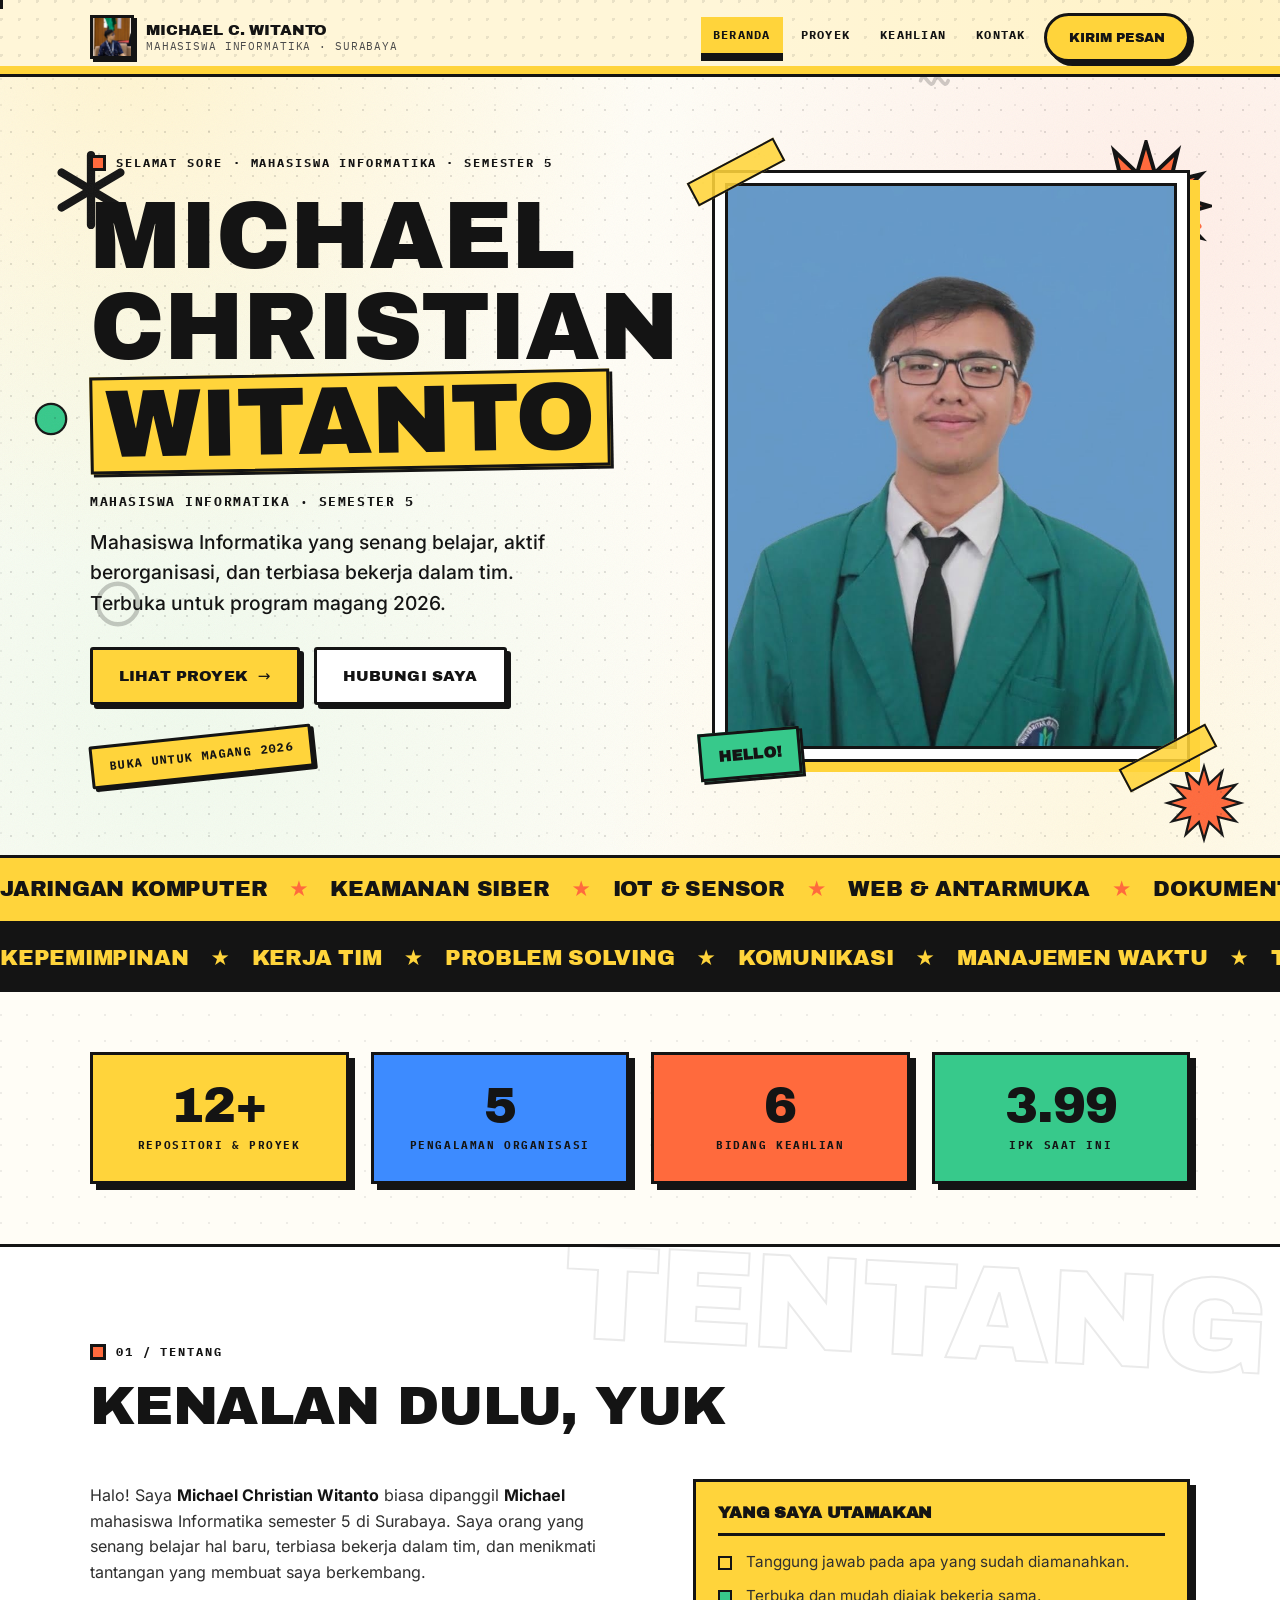
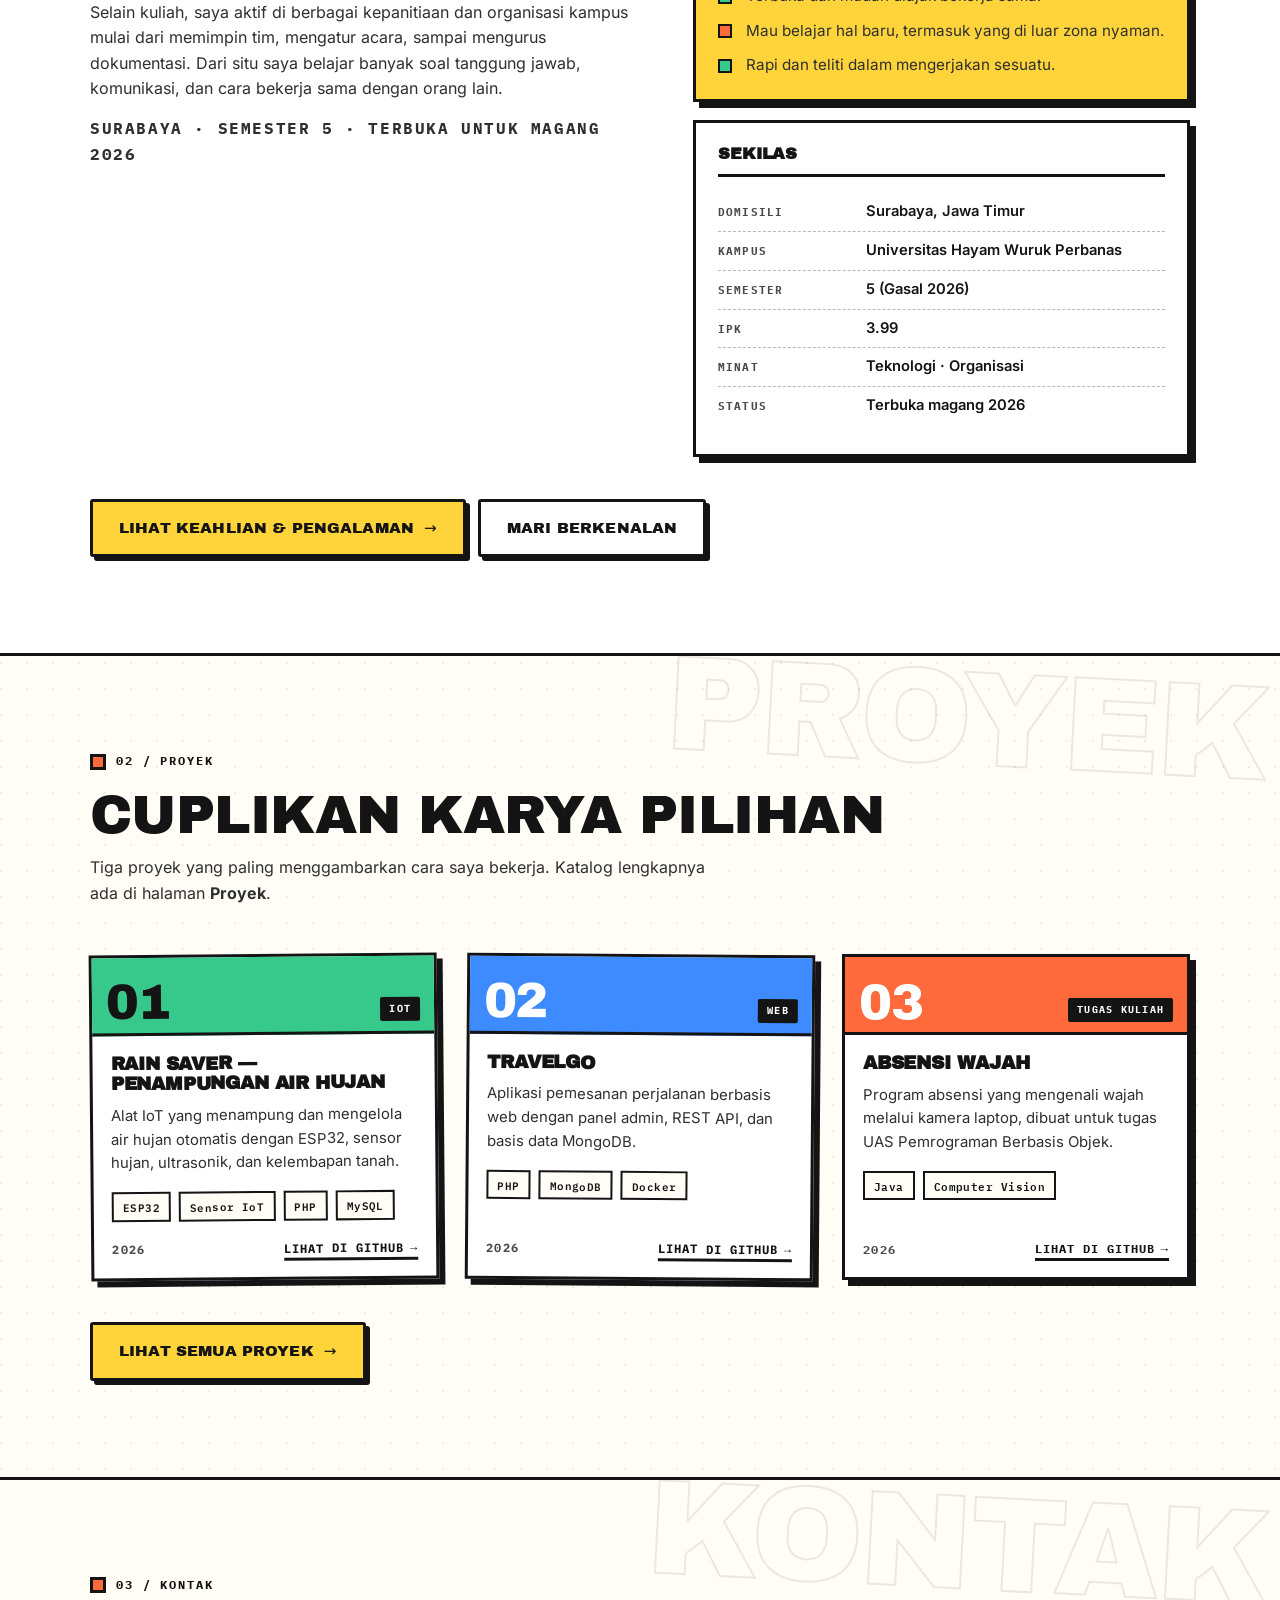
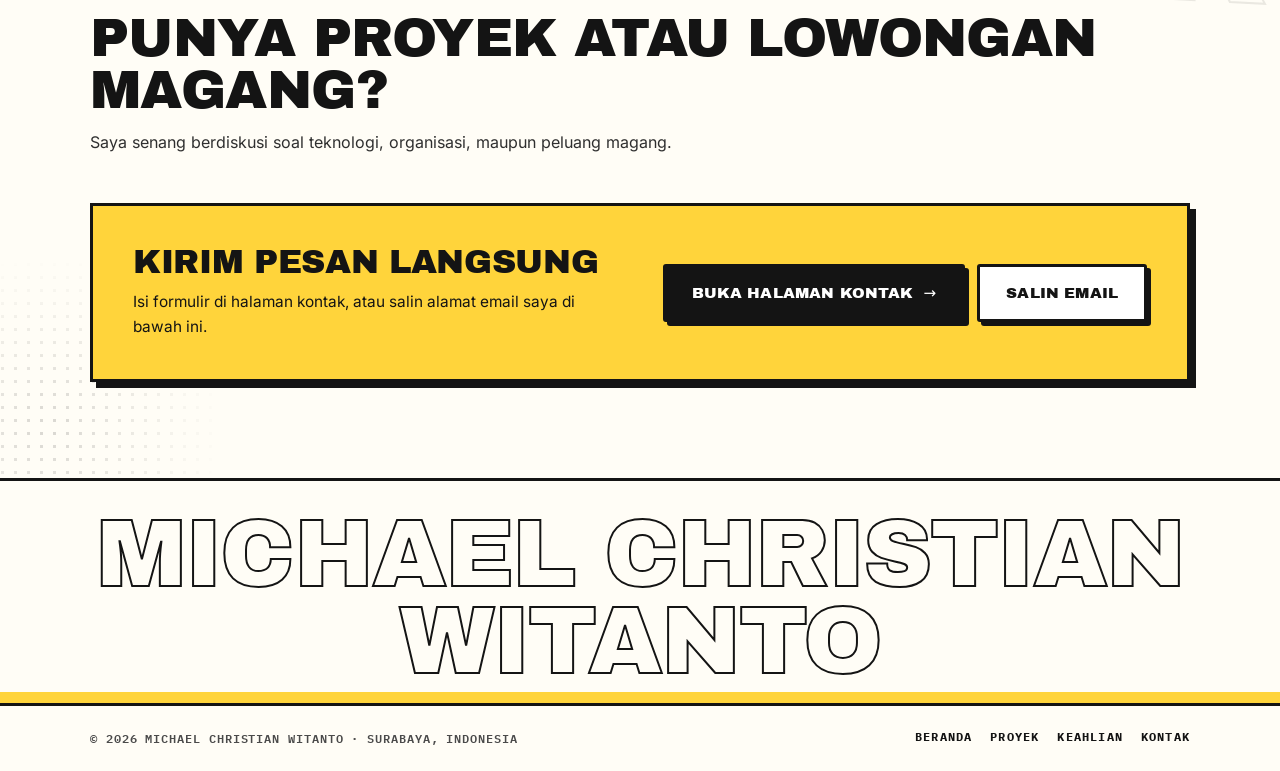
<file: index.html>
<!DOCTYPE html>
<html lang="id">
<head>
<meta charset="utf-8">
<meta name="viewport" content="width=device-width, initial-scale=1">
<title>Michael Christian Witanto — Portofolio Mahasiswa</title>
<meta name="description" content="Portofolio Michael Christian Witanto, mahasiswa Informatika semester 5 di Surabaya. Aktif berorganisasi dan terbuka untuk program magang 2026.">
<meta name="author" content="Michael Christian Witanto">
<link rel="stylesheet" href="assets/css/style.css">
</head>
<body class="page-beranda">
<a class="skip-link" href="#beranda">Lewati ke konten utama</a>

<!-- Elemen interaktif global -->
<div class="scroll-progress" aria-hidden="true"><span id="scroll-progress"></span></div>
<div class="cursor-dot" id="cursor-dot" aria-hidden="true"></div>
<div class="cursor-ring" id="cursor-ring" aria-hidden="true"></div>

<!-- Bentuk melayang di latar belakang -->
<div class="bg-shapes" aria-hidden="true">
  <span class="shape shape-a"><svg viewBox="0 0 100 100" fill="none" stroke="currentColor" stroke-width="9" stroke-linecap="round" focusable="false"><path d="M50 12v76M18 31l64 38M82 31L18 69"/></svg></span>
  <span class="shape shape-b"><svg viewBox="0 0 100 100" fill="none" stroke="currentColor" stroke-width="8" focusable="false"><circle cx="50" cy="50" r="36"/></svg></span>
  <span class="shape shape-c"><svg viewBox="0 0 100 100" fill="none" stroke="currentColor" stroke-width="9" stroke-linecap="round" stroke-linejoin="round" focusable="false"><path d="M8 62 28 34 48 62 68 34 88 62"/></svg></span>
  <span class="shape shape-d"><svg viewBox="0 0 100 100" fill="none" stroke="currentColor" stroke-width="11" stroke-linecap="round" focusable="false"><path d="M50 16v68M16 50h68"/></svg></span>
  <span class="shape shape-e"><svg viewBox="0 0 100 100" focusable="false"><circle cx="50" cy="50" r="33"/></svg></span>
  <span class="shape shape-f"><svg viewBox="0 0 100 100" focusable="false"><polygon points="50.0,2.0 56.7,24.9 74.0,8.4 68.4,31.6 91.6,26.0 75.1,43.3 98.0,50.0 75.1,56.7 91.6,74.0 68.4,68.4 74.0,91.6 56.7,75.1 50.0,98.0 43.3,75.1 26.0,91.6 31.6,68.4 8.4,74.0 24.9,56.7 2.0,50.0 24.9,43.3 8.4,26.0 31.6,31.6 26.0,8.4 43.3,24.9"/></svg></span>
  <span class="shape shape-g"><svg viewBox="0 0 100 100" fill="none" stroke="currentColor" stroke-width="8" stroke-linecap="round" focusable="false"><path d="M10 58c10-26 20 26 30 0s20 26 30 0"/></svg></span>
</div>

<!-- ============ HEADER ============ -->
<header class="site-header">
  <div class="wrap header-inner">
    <a class="brand" href="index.html">
      <span class="brand-mark" aria-hidden="true"><img class="brand-avatar" src="assets/img/avatar.jpg" width="616" height="616" alt=""></span>
      <span class="brand-text">
        <span class="brand-name">Michael C. Witanto</span>
        <span class="brand-role">Mahasiswa Informatika · Surabaya</span>
      </span>
    </a>

    <nav class="site-nav" id="site-nav" aria-label="Navigasi utama">
      <a href="index.html" aria-current="page">Beranda</a>
      <a href="proyek.html">Proyek</a>
      <a href="keahlian.html">Keahlian</a>
      <a href="kontak.html">Kontak</a>
      <a class="btn btn-pill btn-yellow" href="kontak.html">Kirim pesan</a>
    </nav>

    <button class="nav-toggle" id="nav-toggle" type="button" aria-label="Buka menu navigasi" aria-expanded="false" aria-controls="site-nav">
      <svg viewBox="0 0 24 24" width="26" height="26" fill="none" stroke="currentColor" stroke-width="2.5" stroke-linecap="round" aria-hidden="true" focusable="false"><path d="M3 6h18M3 12h18M3 18h18"/></svg>
    </button>
  </div>
</header>

<main>
  <!-- ============ HERO ============ -->
  <section class="hero" id="beranda">
    <div class="wrap hero-grid">
      <div class="hero-copy">
        <p class="eyebrow"><span class="eyebrow-mark" aria-hidden="true"></span><span id="greeting">Portofolio</span> · Mahasiswa Informatika · Semester 5</p>
        <h1 class="hero-title">
          <span class="hero-line">Michael</span>
          <span class="hero-line">Christian</span>
          <span class="hero-line"><span class="hl">Witanto</span></span>
        </h1>
        <p class="hero-role">Mahasiswa Informatika · Semester 5</p>
        <p class="hero-tagline">Mahasiswa Informatika yang senang belajar, aktif berorganisasi, dan terbiasa bekerja dalam tim. Terbuka untuk program magang 2026.</p>
        <div class="hero-actions">
          <a class="btn btn-yellow" href="proyek.html">Lihat proyek <span aria-hidden="true">→</span></a>
          <a class="btn btn-white" href="kontak.html">Hubungi saya</a>
        </div>
        <p class="sticker sticker-yellow">Buka untuk magang 2026</p>
      </div>

      <div class="hero-visual">
        <span class="burst burst-hero" aria-hidden="true">
          <svg viewBox="0 0 100 100" width="100%" height="100%" focusable="false"><polygon points="50.0,2.0 56.7,24.9 74.0,8.4 68.4,31.6 91.6,26.0 75.1,43.3 98.0,50.0 75.1,56.7 91.6,74.0 68.4,68.4 74.0,91.6 56.7,75.1 50.0,98.0 43.3,75.1 26.0,91.6 31.6,68.4 8.4,74.0 24.9,56.7 2.0,50.0 24.9,43.3 8.4,26.0 31.6,31.6 26.0,8.4 43.3,24.9"/></svg>
        </span>
        <figure class="photo-card">
          <span class="tape tape-tl" aria-hidden="true"></span>
          <span class="tape tape-br" aria-hidden="true"></span>
          <img class="photo" src="assets/img/foto.jpg" width="773" height="1024" alt="Potret Michael Christian Witanto, mahasiswa Informatika semester 5 di Surabaya">
          <figcaption class="photo-badge">Hello!</figcaption>
        </figure>
      </div>
    </div>
  </section>

  <!-- ============ MARQUEE ============ -->
  <div class="marquee" aria-hidden="true">
    <div class="marquee-track">
      <div class="marquee-group">
        <span>Jaringan Komputer</span><span class="marquee-star">★</span>
        <span>Keamanan Siber</span><span class="marquee-star">★</span>
        <span>IoT &amp; Sensor</span><span class="marquee-star">★</span>
        <span>Web &amp; Antarmuka</span><span class="marquee-star">★</span>
        <span>Dokumentasi</span><span class="marquee-star">★</span>
        <span>Git &amp; GitHub</span><span class="marquee-star">★</span>
      </div>
      <div class="marquee-group">
        <span>Jaringan Komputer</span><span class="marquee-star">★</span>
        <span>Keamanan Siber</span><span class="marquee-star">★</span>
        <span>IoT &amp; Sensor</span><span class="marquee-star">★</span>
        <span>Web &amp; Antarmuka</span><span class="marquee-star">★</span>
        <span>Dokumentasi</span><span class="marquee-star">★</span>
        <span>Git &amp; GitHub</span><span class="marquee-star">★</span>
      </div>
    </div>
  </div>

  <!-- Marquee kedua — arah berlawanan, warna terbalik -->
  <div class="marquee marquee-invert" aria-hidden="true">
    <div class="marquee-track">
      <div class="marquee-group">
        <span>Kepemimpinan</span><span class="marquee-star">★</span>
        <span>Kerja Tim</span><span class="marquee-star">★</span>
        <span>Problem Solving</span><span class="marquee-star">★</span>
        <span>Komunikasi</span><span class="marquee-star">★</span>
        <span>Manajemen Waktu</span><span class="marquee-star">★</span>
        <span>Teliti &amp; Rapi</span><span class="marquee-star">★</span>
      </div>
      <div class="marquee-group">
        <span>Kepemimpinan</span><span class="marquee-star">★</span>
        <span>Kerja Tim</span><span class="marquee-star">★</span>
        <span>Problem Solving</span><span class="marquee-star">★</span>
        <span>Komunikasi</span><span class="marquee-star">★</span>
        <span>Manajemen Waktu</span><span class="marquee-star">★</span>
        <span>Teliti &amp; Rapi</span><span class="marquee-star">★</span>
      </div>
    </div>
  </div>

  <!-- ============ STATISTIK ============ -->
  <section class="stats" aria-label="Statistik singkat">
    <div class="wrap stats-grid">
      <div class="stat stat-yellow" data-reveal>
        <span class="stat-num" data-count="12" data-suffix="+">12+</span>
        <span class="stat-label">Repositori &amp; proyek</span>
      </div>
      <div class="stat stat-blue" data-reveal>
        <span class="stat-num" data-count="5">5</span>
        <span class="stat-label">Pengalaman organisasi</span>
      </div>
      <div class="stat stat-coral" data-reveal>
        <span class="stat-num" data-count="6">6</span>
        <span class="stat-label">Bidang keahlian</span>
      </div>
      <div class="stat stat-mint" data-reveal>
        <span class="stat-num" data-count="3.99" data-decimals="2">3.99</span>
        <span class="stat-label">IPK saat ini</span>
      </div>
    </div>
  </section>

  <!-- ============ TENTANG ============ -->
  <section class="section about" id="tentang">
    <span class="section-word" aria-hidden="true">Tentang</span>
    <div class="wrap">
      <div class="section-head" data-reveal>
        <p class="eyebrow"><span class="eyebrow-mark" aria-hidden="true"></span>01 / Tentang</p>
        <h2 class="section-title">Kenalan dulu, yuk</h2>
      </div>

      <div class="about-wrap">
        <div class="about-copy" data-reveal>
          <p>Halo! Saya <strong>Michael Christian Witanto</strong> biasa dipanggil <strong>Michael</strong> mahasiswa Informatika semester 5 di Surabaya. Saya orang yang senang belajar hal baru, terbiasa bekerja dalam tim, dan menikmati tantangan yang membuat saya berkembang.</p>
          <p>Selain kuliah, saya aktif di berbagai kepanitiaan dan organisasi kampus mulai dari memimpin tim, mengatur acara, sampai mengurus dokumentasi. Dari situ saya belajar banyak soal tanggung jawab, komunikasi, dan cara bekerja sama dengan orang lain.</p>
          <p class="about-meta">Surabaya · Semester 5 · Terbuka untuk magang 2026</p>
        </div>

        <aside class="about-side">
          <div class="side-card" data-reveal>
            <h3 class="side-title">Yang saya utamakan</h3>
            <ul class="tick-list">
              <li>Tanggung jawab pada apa yang sudah diamanahkan.</li>
              <li>Terbuka dan mudah diajak bekerja sama.</li>
              <li>Mau belajar hal baru, termasuk yang di luar zona nyaman.</li>
              <li>Rapi dan teliti dalam mengerjakan sesuatu.</li>
            </ul>
          </div>

          <div class="side-card" data-reveal>
            <h3 class="side-title">Sekilas</h3>
            <dl class="fact-list">
              <div class="fact"><dt>Domisili</dt><dd>Surabaya, Jawa Timur</dd></div>
              <div class="fact"><dt>Kampus</dt><dd>Universitas Hayam Wuruk Perbanas</dd></div>
              <div class="fact"><dt>Semester</dt><dd>5 (Gasal 2026)</dd></div>
              <div class="fact"><dt>IPK</dt><dd>3.99</dd></div>
              <div class="fact"><dt>Minat</dt><dd>Teknologi · Organisasi</dd></div>
              <div class="fact"><dt>Status</dt><dd>Terbuka magang 2026</dd></div>
            </dl>
          </div>
        </aside>
      </div>

      <p class="about-more" data-reveal>
        <a class="btn btn-yellow" href="keahlian.html">Lihat keahlian &amp; pengalaman <span aria-hidden="true">→</span></a>
        <a class="btn btn-white" href="kontak.html">Mari berkenalan</a>
      </p>
    </div>
  </section>

  <!-- ============ PROYEK (cuplikan) ============ -->
  <section class="section projects" id="proyek">
    <span class="section-word" aria-hidden="true">Proyek</span>
    <div class="wrap">
      <div class="section-head" data-reveal>
        <p class="eyebrow"><span class="eyebrow-mark" aria-hidden="true"></span>02 / Proyek</p>
        <h2 class="section-title">Cuplikan karya pilihan</h2>
        <p class="section-lead">Tiga proyek yang paling menggambarkan cara saya bekerja. Katalog lengkapnya ada di halaman <strong>Proyek</strong>.</p>
      </div>

      <div class="project-grid">
        <article class="project-card" data-reveal data-category="iot">
          <div class="project-top project-top-mint">
            <span class="project-num">01</span>
            <span class="project-cat">IoT</span>
          </div>
          <div class="project-body">
            <h3 class="project-title">Rain Saver — Penampungan Air Hujan</h3>
            <p class="project-desc">Alat IoT yang menampung dan mengelola air hujan otomatis dengan ESP32, sensor hujan, ultrasonik, dan kelembapan tanah.</p>
            <ul class="tool-list">
              <li>ESP32</li><li>Sensor IoT</li><li>PHP</li><li>MySQL</li>
            </ul>
            <div class="project-foot">
              <span class="project-year">2026</span>
              <a class="project-link" href="https://github.com/mekelll01" target="_blank" rel="noopener">Lihat di GitHub <span aria-hidden="true">→</span></a>
            </div>
          </div>
        </article>

        <article class="project-card" data-reveal data-category="web">
          <div class="project-top project-top-blue">
            <span class="project-num">02</span>
            <span class="project-cat">Web</span>
          </div>
          <div class="project-body">
            <h3 class="project-title">TravelGo</h3>
            <p class="project-desc">Aplikasi pemesanan perjalanan berbasis web dengan panel admin, REST API, dan basis data MongoDB.</p>
            <ul class="tool-list">
              <li>PHP</li><li>MongoDB</li><li>Docker</li>
            </ul>
            <div class="project-foot">
              <span class="project-year">2026</span>
              <a class="project-link" href="https://github.com/mekelll01/travelgo" target="_blank" rel="noopener">Lihat di GitHub <span aria-hidden="true">→</span></a>
            </div>
          </div>
        </article>

        <article class="project-card" data-reveal data-category="tugas">
          <div class="project-top project-top-coral">
            <span class="project-num">03</span>
            <span class="project-cat">Tugas Kuliah</span>
          </div>
          <div class="project-body">
            <h3 class="project-title">Absensi Wajah</h3>
            <p class="project-desc">Program absensi yang mengenali wajah melalui kamera laptop, dibuat untuk tugas UAS Pemrograman Berbasis Objek.</p>
            <ul class="tool-list">
              <li>Java</li><li>Computer Vision</li>
            </ul>
            <div class="project-foot">
              <span class="project-year">2026</span>
              <a class="project-link" href="https://github.com/mekelll01/uas-pemrogramanberbasisobjek" target="_blank" rel="noopener">Lihat di GitHub <span aria-hidden="true">→</span></a>
            </div>
          </div>
        </article>
      </div>

      <p class="about-more" data-reveal>
        <a class="btn btn-yellow" href="proyek.html">Lihat semua proyek <span aria-hidden="true">→</span></a>
      </p>
    </div>
  </section>

  <!-- ============ KONTAK (ajakan singkat) ============ -->
  <section class="section contact" id="kontak">
    <span class="section-word" aria-hidden="true">Kontak</span>
    <div class="wrap">
      <div class="section-head" data-reveal>
        <p class="eyebrow"><span class="eyebrow-mark" aria-hidden="true"></span>03 / Kontak</p>
        <h2 class="section-title">Punya proyek atau lowongan magang?</h2>
        <p class="section-lead">Saya senang berdiskusi soal teknologi, organisasi, maupun peluang magang.</p>
      </div>

      <div class="cta-card" data-reveal>
        <div>
          <p class="cta-title">Kirim pesan langsung</p>
          <p class="cta-text">Isi formulir di halaman kontak, atau salin alamat email saya di bawah ini.</p>
        </div>
        <div class="cta-actions">
          <a class="btn btn-ink" href="kontak.html">Buka halaman kontak <span aria-hidden="true">→</span></a>
          <button class="btn btn-white" type="button" data-copy="202402011014@mhs.hayamwuruk.ac.id" data-copy-message="email disalin: 202402011014@mhs.hayamwuruk.ac.id">Salin email</button>
        </div>
      </div>
    </div>
  </section>
</main>

<!-- ============ FOOTER ============ -->
<footer class="site-footer">
  <div class="footer-giant" aria-hidden="true"><span>Michael Christian Witanto</span></div>
  <div class="footer-strip" aria-hidden="true"></div>
  <div class="wrap footer-inner">
    <p class="footer-note">© 2026 Michael Christian Witanto · Surabaya, Indonesia</p>
    <nav class="footer-nav" aria-label="Navigasi footer">
      <a href="index.html">Beranda</a>
      <a href="proyek.html">Proyek</a>
      <a href="keahlian.html">Keahlian</a>
      <a href="kontak.html">Kontak</a>
    </nav>
  </div>
</footer>

<a class="to-top" id="to-top" href="#beranda" aria-label="Kembali ke bagian atas halaman">
  <svg viewBox="0 0 24 24" width="24" height="24" fill="none" stroke="currentColor" stroke-width="3" stroke-linecap="round" stroke-linejoin="round" aria-hidden="true" focusable="false"><path d="M12 19V5M5 12l7-7 7 7"/></svg>
</a>

<div class="toast" id="toast" role="status" aria-live="polite" hidden></div>

<script src="assets/js/site.js"></script>
</body>
</html>
</file>
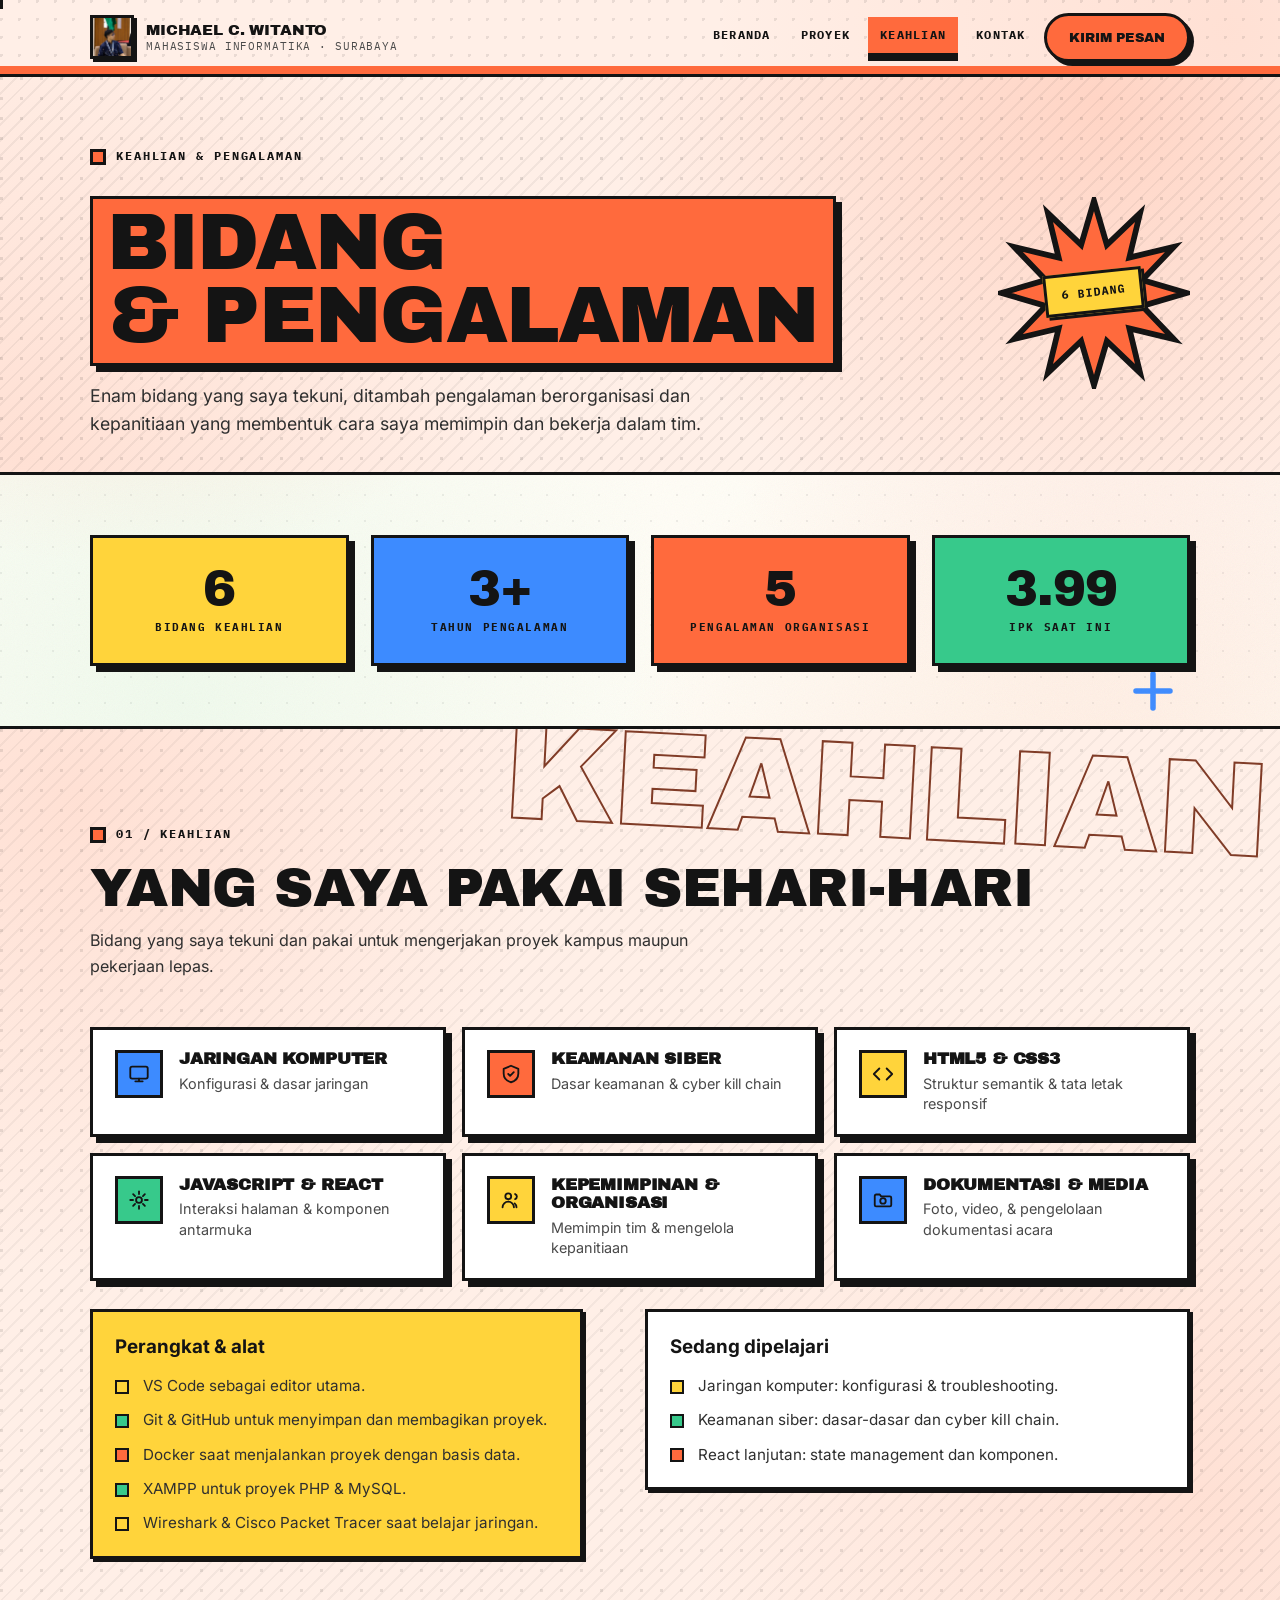
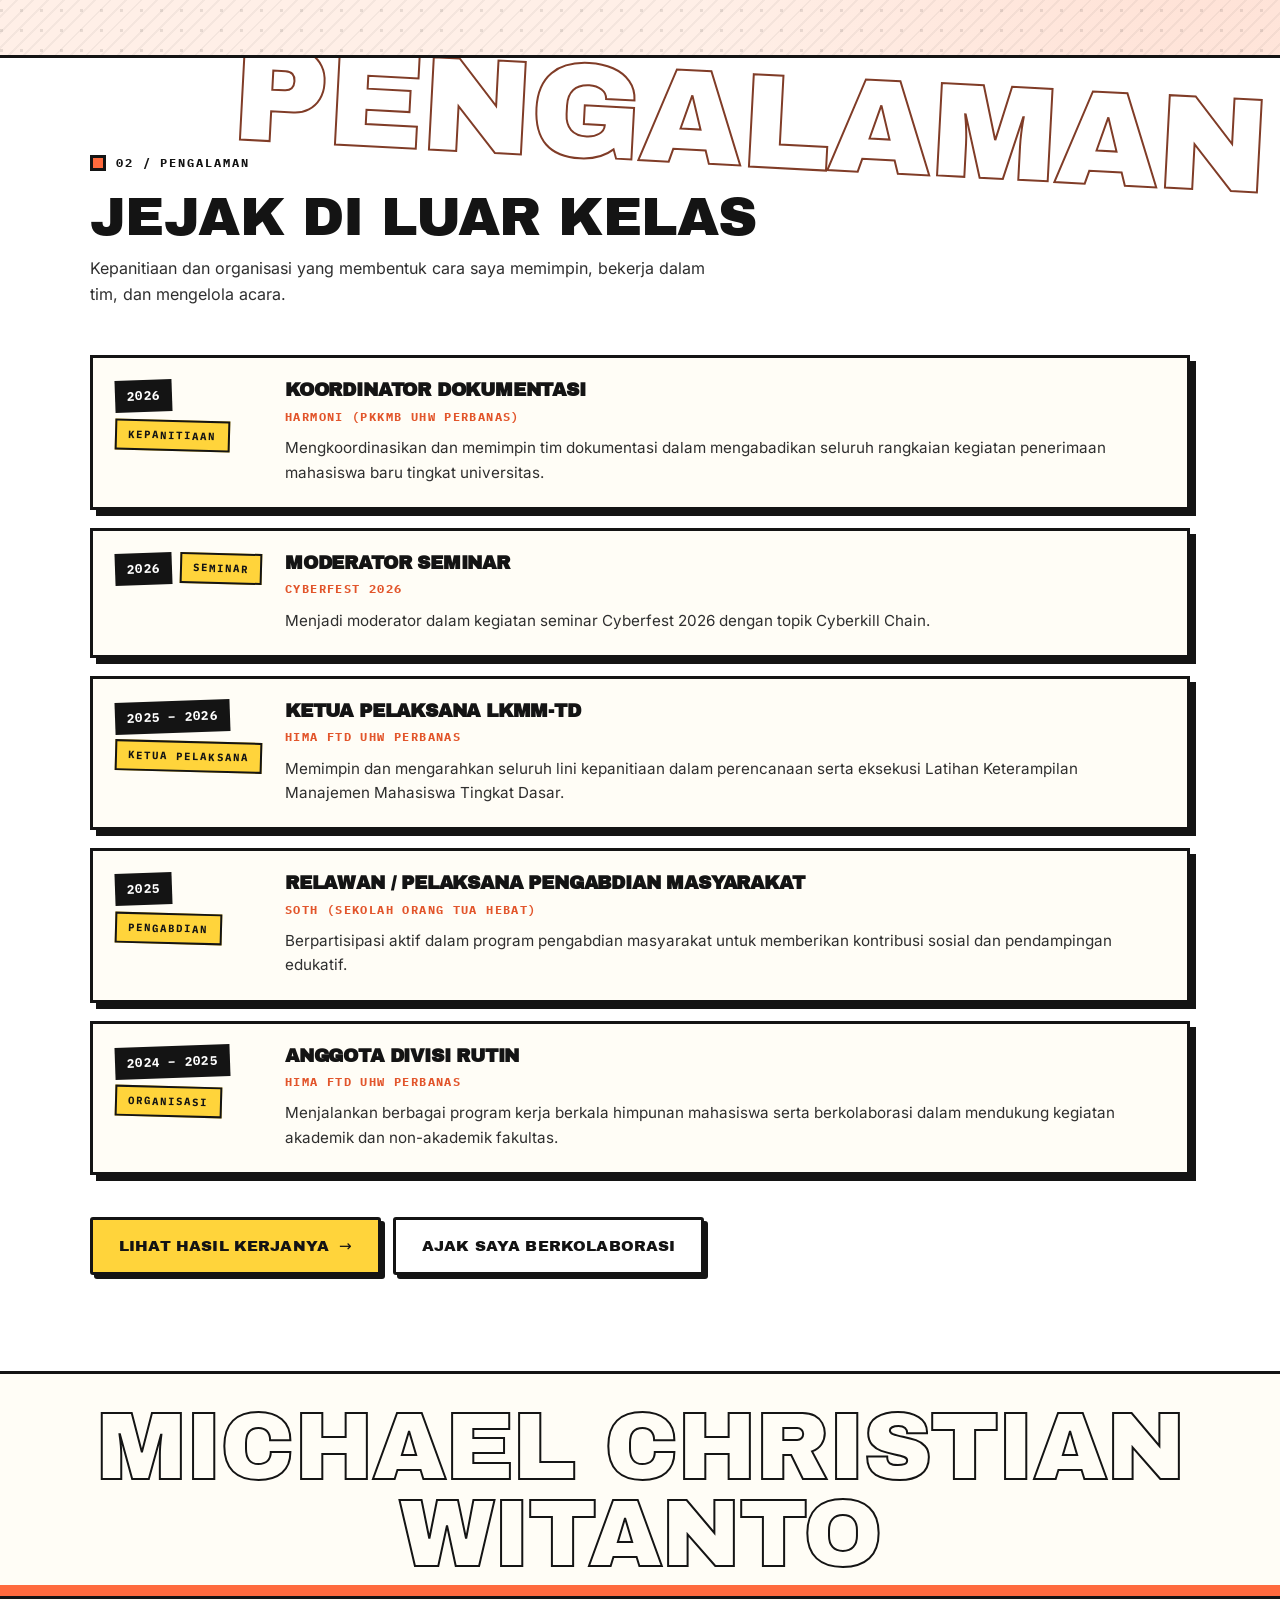
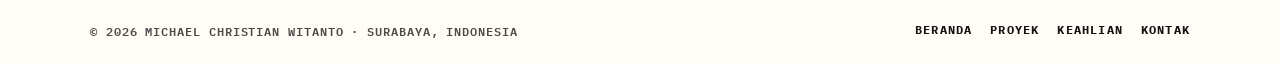
<file: keahlian.html>
<!DOCTYPE html>
<html lang="id">
<head>
<meta charset="utf-8">
<meta name="viewport" content="width=device-width, initial-scale=1">
<title>Keahlian &amp; Pengalaman — Michael Christian Witanto</title>
<meta name="description" content="Keahlian dan pengalaman Michael Christian Witanto: jaringan komputer, keamanan siber, web, kepemimpinan, serta pengalaman organisasi dan kepanitiaan kampus.">
<meta name="author" content="Michael Christian Witanto">
<link rel="stylesheet" href="assets/css/style.css">
</head>
<body class="page-keahlian">
<a class="skip-link" href="#konten">Lewati ke konten utama</a>

<!-- Elemen interaktif global -->
<div class="scroll-progress" aria-hidden="true"><span id="scroll-progress"></span></div>
<div class="cursor-dot" id="cursor-dot" aria-hidden="true"></div>
<div class="cursor-ring" id="cursor-ring" aria-hidden="true"></div>

<!-- Bentuk melayang di latar belakang -->
<div class="bg-shapes" aria-hidden="true">
  <span class="shape shape-a"><svg viewBox="0 0 100 100" fill="none" stroke="currentColor" stroke-width="9" stroke-linecap="round" focusable="false"><path d="M50 12v76M18 31l64 38M82 31L18 69"/></svg></span>
  <span class="shape shape-b"><svg viewBox="0 0 100 100" fill="none" stroke="currentColor" stroke-width="8" focusable="false"><circle cx="50" cy="50" r="36"/></svg></span>
  <span class="shape shape-c"><svg viewBox="0 0 100 100" fill="none" stroke="currentColor" stroke-width="9" stroke-linecap="round" stroke-linejoin="round" focusable="false"><path d="M8 62 28 34 48 62 68 34 88 62"/></svg></span>
  <span class="shape shape-d"><svg viewBox="0 0 100 100" fill="none" stroke="currentColor" stroke-width="11" stroke-linecap="round" focusable="false"><path d="M50 16v68M16 50h68"/></svg></span>
  <span class="shape shape-e"><svg viewBox="0 0 100 100" focusable="false"><circle cx="50" cy="50" r="33"/></svg></span>
  <span class="shape shape-f"><svg viewBox="0 0 100 100" focusable="false"><polygon points="50.0,2.0 56.7,24.9 74.0,8.4 68.4,31.6 91.6,26.0 75.1,43.3 98.0,50.0 75.1,56.7 91.6,74.0 68.4,68.4 74.0,91.6 56.7,75.1 50.0,98.0 43.3,75.1 26.0,91.6 31.6,68.4 8.4,74.0 24.9,56.7 2.0,50.0 24.9,43.3 8.4,26.0 31.6,31.6 26.0,8.4 43.3,24.9"/></svg></span>
  <span class="shape shape-g"><svg viewBox="0 0 100 100" fill="none" stroke="currentColor" stroke-width="8" stroke-linecap="round" focusable="false"><path d="M10 58c10-26 20 26 30 0s20 26 30 0"/></svg></span>
</div>

<!-- ============ HEADER ============ -->
<header class="site-header">
  <div class="wrap header-inner">
    <a class="brand" href="index.html">
      <span class="brand-mark" aria-hidden="true"><img class="brand-avatar" src="assets/img/avatar.jpg" width="616" height="616" alt=""></span>
      <span class="brand-text">
        <span class="brand-name">Michael C. Witanto</span>
        <span class="brand-role">Mahasiswa Informatika · Surabaya</span>
      </span>
    </a>

    <nav class="site-nav" id="site-nav" aria-label="Navigasi utama">
      <a href="index.html">Beranda</a>
      <a href="proyek.html">Proyek</a>
      <a href="keahlian.html" aria-current="page">Keahlian</a>
      <a href="kontak.html">Kontak</a>
      <a class="btn btn-pill btn-yellow" href="kontak.html">Kirim pesan</a>
    </nav>

    <button class="nav-toggle" id="nav-toggle" type="button" aria-label="Buka menu navigasi" aria-expanded="false" aria-controls="site-nav">
      <svg viewBox="0 0 24 24" width="26" height="26" fill="none" stroke="currentColor" stroke-width="2.5" stroke-linecap="round" aria-hidden="true" focusable="false"><path d="M3 6h18M3 12h18M3 18h18"/></svg>
    </button>
  </div>
</header>

<main>
  <!-- ============ JUDUL HALAMAN ============ -->
  <section class="page-head" id="konten">
    <div class="wrap page-head-grid">
      <div class="page-head-text">
        <p class="eyebrow" data-reveal><span class="eyebrow-mark" aria-hidden="true"></span>Keahlian &amp; Pengalaman</p>
        <h1 class="page-title" data-reveal>Bidang<br>&amp; pengalaman</h1>
        <p class="page-lead" data-reveal>Enam bidang yang saya tekuni, ditambah pengalaman berorganisasi dan kepanitiaan yang membentuk cara saya memimpin dan bekerja dalam tim.</p>
      </div>
      <div class="page-head-decor" aria-hidden="true">
        <span class="burst burst-head"><svg viewBox="0 0 100 100" width="100%" height="100%" focusable="false"><polygon points="50.0,2.0 56.7,24.9 74.0,8.4 68.4,31.6 91.6,26.0 75.1,43.3 98.0,50.0 75.1,56.7 91.6,74.0 68.4,68.4 74.0,91.6 56.7,75.1 50.0,98.0 43.3,75.1 26.0,91.6 31.6,68.4 8.4,74.0 24.9,56.7 2.0,50.0 24.9,43.3 8.4,26.0 31.6,31.6 26.0,8.4 43.3,24.9"/></svg></span>
        <span class="head-sticker">6 Bidang</span>
      </div>
    </div>
  </section>

  <!-- ============ STATISTIK ============ -->
  <section class="stats" aria-label="Statistik singkat">
    <div class="wrap stats-grid">
      <div class="stat stat-yellow" data-reveal>
        <span class="stat-num" data-count="6">6</span>
        <span class="stat-label">Bidang keahlian</span>
      </div>
      <div class="stat stat-blue" data-reveal>
        <span class="stat-num" data-count="3" data-suffix="+">3+</span>
        <span class="stat-label">Tahun pengalaman</span>
      </div>
      <div class="stat stat-coral" data-reveal>
        <span class="stat-num" data-count="5">5</span>
        <span class="stat-label">Pengalaman organisasi</span>
      </div>
      <div class="stat stat-mint" data-reveal>
        <span class="stat-num" data-count="3.99" data-decimals="2">3.99</span>
        <span class="stat-label">IPK saat ini</span>
      </div>
    </div>
  </section>

  <!-- ============ KEAHLIAN ============ -->
  <section class="section skills" id="keahlian">
    <span class="section-word" aria-hidden="true">Keahlian</span>
    <div class="wrap">
      <div class="section-head" data-reveal>
        <p class="eyebrow"><span class="eyebrow-mark" aria-hidden="true"></span>01 / Keahlian</p>
        <h2 class="section-title">Yang saya pakai sehari-hari</h2>
        <p class="section-lead">Bidang yang saya tekuni dan pakai untuk mengerjakan proyek kampus maupun pekerjaan lepas.</p>
      </div>

      <ul class="skill-chips">
        <li class="skill-chip skill-chip-a" data-reveal>
          <span class="skill-chip-icon" aria-hidden="true">
            <svg viewBox="0 0 24 24" width="22" height="22" fill="none" stroke="currentColor" stroke-width="2" stroke-linecap="round" stroke-linejoin="round" focusable="false"><rect x="2.5" y="4" width="19" height="13" rx="2"/><path d="M8 20h8M12 17v3"/></svg>
          </span>
          <span class="skill-chip-text">
            <strong>Jaringan Komputer</strong>
            <span>Konfigurasi &amp; dasar jaringan</span>
          </span>
        </li>
        <li class="skill-chip skill-chip-b" data-reveal>
          <span class="skill-chip-icon" aria-hidden="true">
            <svg viewBox="0 0 24 24" width="22" height="22" fill="none" stroke="currentColor" stroke-width="2" stroke-linecap="round" stroke-linejoin="round" focusable="false"><path d="M12 3 4 6.5v5c0 4.6 3.2 8.2 8 9.5 4.8-1.3 8-4.9 8-9.5v-5L12 3Z"/><path d="m9 12 2 2 4-4"/></svg>
          </span>
          <span class="skill-chip-text">
            <strong>Keamanan Siber</strong>
            <span>Dasar keamanan &amp; cyber kill chain</span>
          </span>
        </li>
        <li class="skill-chip skill-chip-c" data-reveal>
          <span class="skill-chip-icon" aria-hidden="true">
            <svg viewBox="0 0 24 24" width="22" height="22" fill="none" stroke="currentColor" stroke-width="2" stroke-linecap="round" stroke-linejoin="round" focusable="false"><path d="m8 6-6 6 6 6M16 6l6 6-6 6"/></svg>
          </span>
          <span class="skill-chip-text">
            <strong>HTML5 &amp; CSS3</strong>
            <span>Struktur semantik &amp; tata letak responsif</span>
          </span>
        </li>
        <li class="skill-chip skill-chip-d" data-reveal>
          <span class="skill-chip-icon" aria-hidden="true">
            <svg viewBox="0 0 24 24" width="22" height="22" fill="none" stroke="currentColor" stroke-width="2" stroke-linecap="round" stroke-linejoin="round" focusable="false"><circle cx="12" cy="12" r="3.2"/><path d="M12 2.5v3M12 18.5v3M2.5 12h3M18.5 12h3M5.6 5.6l2.1 2.1M16.3 16.3l2.1 2.1M18.4 5.6l-2.1 2.1M7.7 16.3l-2.1 2.1"/></svg>
          </span>
          <span class="skill-chip-text">
            <strong>JavaScript &amp; React</strong>
            <span>Interaksi halaman &amp; komponen antarmuka</span>
          </span>
        </li>
        <li class="skill-chip skill-chip-e" data-reveal>
          <span class="skill-chip-icon" aria-hidden="true">
            <svg viewBox="0 0 24 24" width="22" height="22" fill="none" stroke="currentColor" stroke-width="2" stroke-linecap="round" stroke-linejoin="round" focusable="false"><circle cx="9" cy="8" r="3.2"/><path d="M2.8 20a6.2 6.2 0 0 1 12.4 0"/><path d="M16.5 5.5a3 3 0 0 1 0 5.6M18 20a5.6 5.6 0 0 0-2-4.3"/></svg>
          </span>
          <span class="skill-chip-text">
            <strong>Kepemimpinan &amp; Organisasi</strong>
            <span>Memimpin tim &amp; mengelola kepanitiaan</span>
          </span>
        </li>
        <li class="skill-chip skill-chip-f" data-reveal>
          <span class="skill-chip-icon" aria-hidden="true">
            <svg viewBox="0 0 24 24" width="22" height="22" fill="none" stroke="currentColor" stroke-width="2" stroke-linecap="round" stroke-linejoin="round" focusable="false"><path d="M3 7.5A1.5 1.5 0 0 1 4.5 6h4L10 8h9.5A1.5 1.5 0 0 1 21 9.5v8A1.5 1.5 0 0 1 19.5 19h-15A1.5 1.5 0 0 1 3 17.5v-10Z"/><circle cx="12" cy="13" r="3"/></svg>
          </span>
          <span class="skill-chip-text">
            <strong>Dokumentasi &amp; Media</strong>
            <span>Foto, video, &amp; pengelolaan dokumentasi acara</span>
          </span>
        </li>
      </ul>

      <div class="about-grid">
        <div class="about-card" data-reveal>
          <h3>Perangkat &amp; alat</h3>
          <ul class="tick-list">
            <li>VS Code sebagai editor utama.</li>
            <li>Git &amp; GitHub untuk menyimpan dan membagikan proyek.</li>
            <li>Docker saat menjalankan proyek dengan basis data.</li>
            <li>XAMPP untuk proyek PHP &amp; MySQL.</li>
            <li>Wireshark &amp; Cisco Packet Tracer saat belajar jaringan.</li>
          </ul>
        </div>
        <div class="about-card" data-reveal>
          <h3>Sedang dipelajari</h3>
          <ul class="tick-list">
            <li>Jaringan komputer: konfigurasi &amp; troubleshooting.</li>
            <li>Keamanan siber: dasar-dasar dan cyber kill chain.</li>
            <li>React lanjutan: state management dan komponen.</li>
          </ul>
        </div>
      </div>
    </div>
  </section>

  <!-- ============ PENGALAMAN ============ -->
  <section class="section experience" id="pengalaman">
    <span class="section-word" aria-hidden="true">Pengalaman</span>
    <div class="wrap">
      <div class="section-head" data-reveal>
        <p class="eyebrow"><span class="eyebrow-mark" aria-hidden="true"></span>02 / Pengalaman</p>
        <h2 class="section-title">Jejak di luar kelas</h2>
        <p class="section-lead">Kepanitiaan dan organisasi yang membentuk cara saya memimpin, bekerja dalam tim, dan mengelola acara.</p>
      </div>

      <div class="exp-list">
        <article class="exp-item" data-reveal>
          <div class="exp-when"><span class="exp-year">2026</span><span class="exp-tag">Kepanitiaan</span></div>
          <div class="exp-body">
            <h3 class="exp-title">Koordinator Dokumentasi</h3>
            <p class="exp-org">HARMONI (PKKMB UHW Perbanas)</p>
            <p class="exp-desc">Mengkoordinasikan dan memimpin tim dokumentasi dalam mengabadikan seluruh rangkaian kegiatan penerimaan mahasiswa baru tingkat universitas.</p>
          </div>
        </article>

        <article class="exp-item" data-reveal>
          <div class="exp-when"><span class="exp-year">2026</span><span class="exp-tag">Seminar</span></div>
          <div class="exp-body">
            <h3 class="exp-title">Moderator Seminar</h3>
            <p class="exp-org">CYBERFEST 2026</p>
            <p class="exp-desc">Menjadi moderator dalam kegiatan seminar Cyberfest 2026 dengan topik Cyberkill Chain.</p>
          </div>
        </article>

        <article class="exp-item" data-reveal>
          <div class="exp-when"><span class="exp-year">2025 – 2026</span><span class="exp-tag">Ketua Pelaksana</span></div>
          <div class="exp-body">
            <h3 class="exp-title">Ketua Pelaksana LKMM-TD</h3>
            <p class="exp-org">HIMA FTD UHW Perbanas</p>
            <p class="exp-desc">Memimpin dan mengarahkan seluruh lini kepanitiaan dalam perencanaan serta eksekusi Latihan Keterampilan Manajemen Mahasiswa Tingkat Dasar.</p>
          </div>
        </article>

        <article class="exp-item" data-reveal>
          <div class="exp-when"><span class="exp-year">2025</span><span class="exp-tag">Pengabdian</span></div>
          <div class="exp-body">
            <h3 class="exp-title">Relawan / Pelaksana Pengabdian Masyarakat</h3>
            <p class="exp-org">SOTH (Sekolah Orang Tua Hebat)</p>
            <p class="exp-desc">Berpartisipasi aktif dalam program pengabdian masyarakat untuk memberikan kontribusi sosial dan pendampingan edukatif.</p>
          </div>
        </article>

        <article class="exp-item" data-reveal>
          <div class="exp-when"><span class="exp-year">2024 – 2025</span><span class="exp-tag">Organisasi</span></div>
          <div class="exp-body">
            <h3 class="exp-title">Anggota Divisi Rutin</h3>
            <p class="exp-org">HIMA FTD UHW Perbanas</p>
            <p class="exp-desc">Menjalankan berbagai program kerja berkala himpunan mahasiswa serta berkolaborasi dalam mendukung kegiatan akademik dan non-akademik fakultas.</p>
          </div>
        </article>
      </div>

      <p class="about-more" data-reveal>
        <a class="btn btn-yellow" href="proyek.html">Lihat hasil kerjanya <span aria-hidden="true">→</span></a>
        <a class="btn btn-white" href="kontak.html">Ajak saya berkolaborasi</a>
      </p>
    </div>
  </section>
</main>

<!-- ============ FOOTER ============ -->
<footer class="site-footer">
  <div class="footer-giant" aria-hidden="true"><span>Michael Christian Witanto</span></div>
  <div class="footer-strip" aria-hidden="true"></div>
  <div class="wrap footer-inner">
    <p class="footer-note">© 2026 Michael Christian Witanto · Surabaya, Indonesia</p>
    <nav class="footer-nav" aria-label="Navigasi footer">
      <a href="index.html">Beranda</a>
      <a href="proyek.html">Proyek</a>
      <a href="keahlian.html">Keahlian</a>
      <a href="kontak.html">Kontak</a>
    </nav>
  </div>
</footer>

<a class="to-top" id="to-top" href="#konten" aria-label="Kembali ke bagian atas halaman">
  <svg viewBox="0 0 24 24" width="24" height="24" fill="none" stroke="currentColor" stroke-width="3" stroke-linecap="round" stroke-linejoin="round" aria-hidden="true" focusable="false"><path d="M12 19V5M5 12l7-7 7 7"/></svg>
</a>

<div class="toast" id="toast" role="status" aria-live="polite" hidden></div>

<script src="assets/js/site.js"></script>
</body>
</html>
</file>
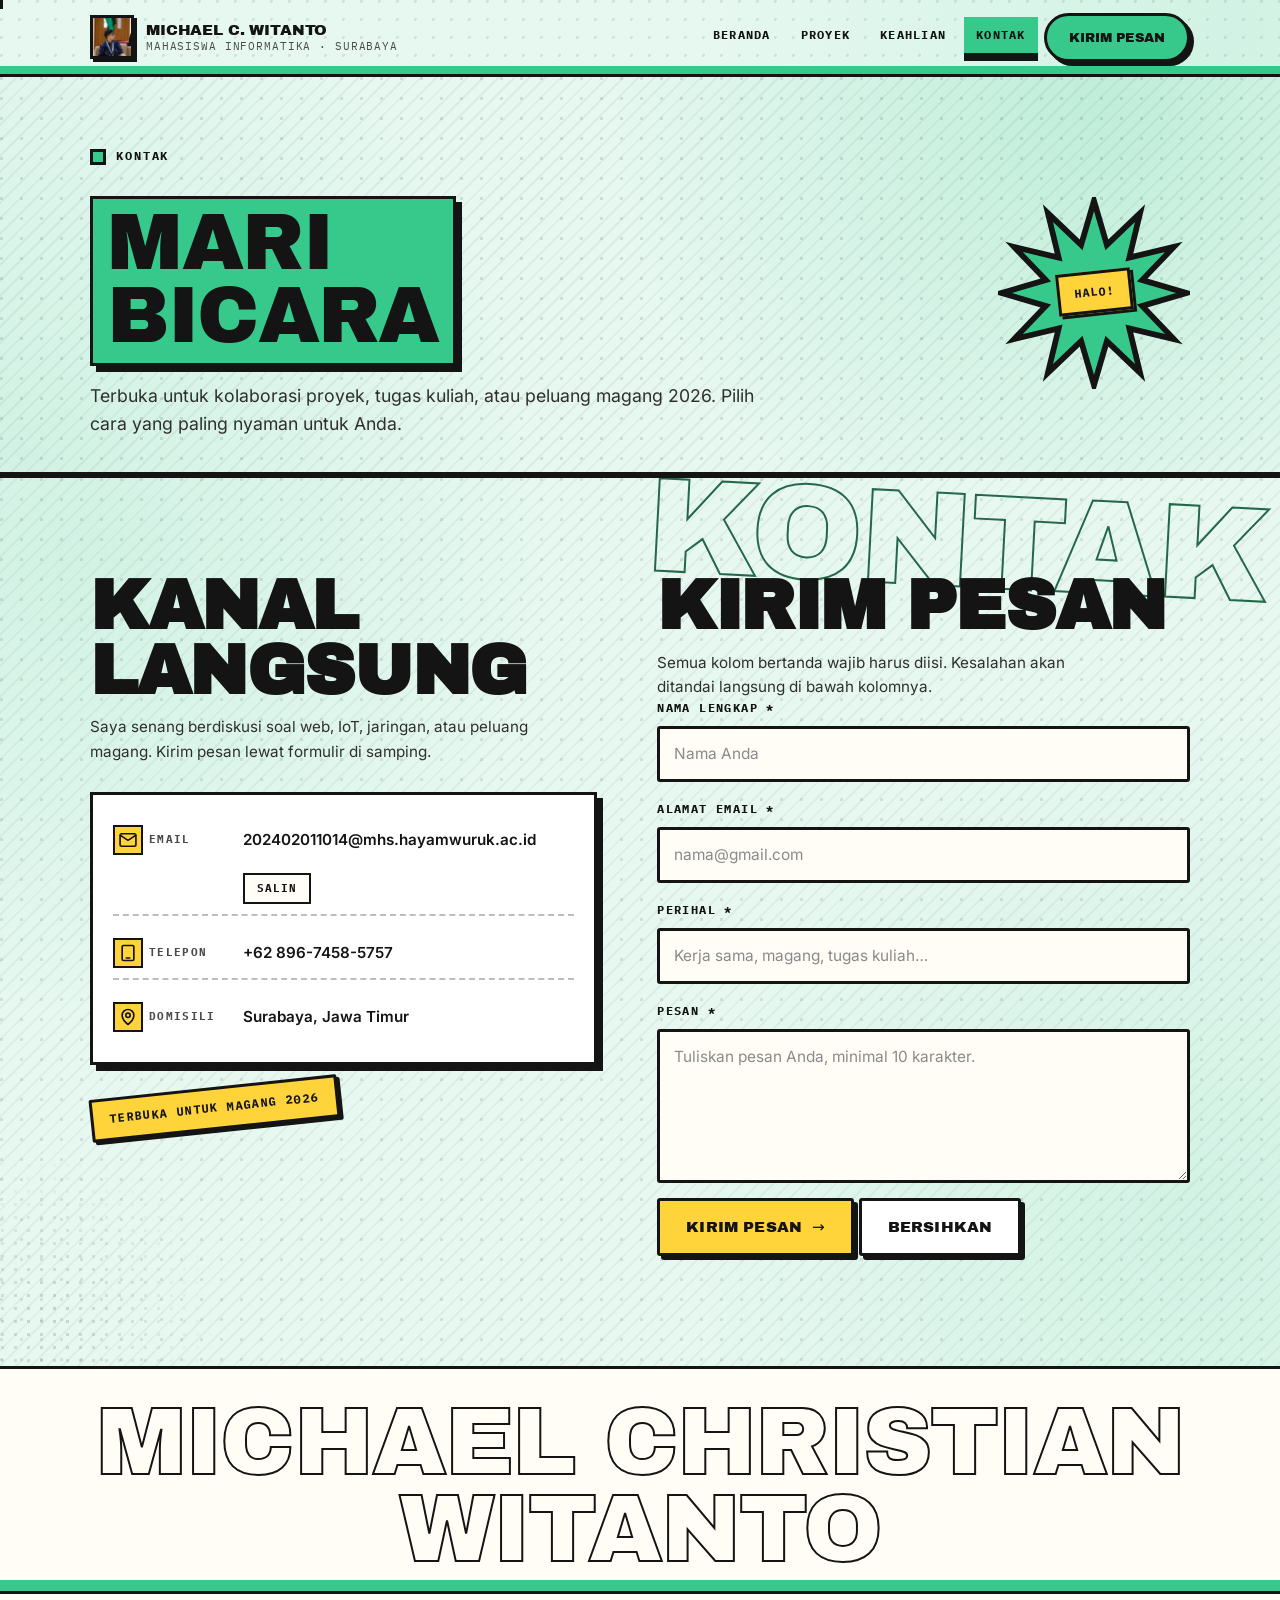
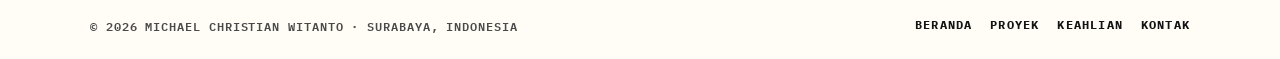
<file: kontak.html>
<!DOCTYPE html>
<html lang="id">
<head>
<meta charset="utf-8">
<meta name="viewport" content="width=device-width, initial-scale=1">
<title>Kontak — Michael Christian Witanto</title>
<meta name="description" content="Hubungi Michael Christian Witanto untuk kolaborasi, tugas kuliah, atau peluang magang 2026. Email, telepon, dan formulir pesan dengan validasi langsung.">
<meta name="author" content="Michael Christian Witanto">
<link rel="stylesheet" href="assets/css/style.css">
</head>
<body class="page-kontak">
<a class="skip-link" href="#konten">Lewati ke konten utama</a>

<!-- Elemen interaktif global -->
<div class="scroll-progress" aria-hidden="true"><span id="scroll-progress"></span></div>
<div class="cursor-dot" id="cursor-dot" aria-hidden="true"></div>
<div class="cursor-ring" id="cursor-ring" aria-hidden="true"></div>

<!-- Bentuk melayang di latar belakang -->
<div class="bg-shapes" aria-hidden="true">
  <span class="shape shape-a"><svg viewBox="0 0 100 100" fill="none" stroke="currentColor" stroke-width="9" stroke-linecap="round" focusable="false"><path d="M50 12v76M18 31l64 38M82 31L18 69"/></svg></span>
  <span class="shape shape-b"><svg viewBox="0 0 100 100" fill="none" stroke="currentColor" stroke-width="8" focusable="false"><circle cx="50" cy="50" r="36"/></svg></span>
  <span class="shape shape-c"><svg viewBox="0 0 100 100" fill="none" stroke="currentColor" stroke-width="9" stroke-linecap="round" stroke-linejoin="round" focusable="false"><path d="M8 62 28 34 48 62 68 34 88 62"/></svg></span>
  <span class="shape shape-d"><svg viewBox="0 0 100 100" fill="none" stroke="currentColor" stroke-width="11" stroke-linecap="round" focusable="false"><path d="M50 16v68M16 50h68"/></svg></span>
  <span class="shape shape-e"><svg viewBox="0 0 100 100" focusable="false"><circle cx="50" cy="50" r="33"/></svg></span>
  <span class="shape shape-f"><svg viewBox="0 0 100 100" focusable="false"><polygon points="50.0,2.0 56.7,24.9 74.0,8.4 68.4,31.6 91.6,26.0 75.1,43.3 98.0,50.0 75.1,56.7 91.6,74.0 68.4,68.4 74.0,91.6 56.7,75.1 50.0,98.0 43.3,75.1 26.0,91.6 31.6,68.4 8.4,74.0 24.9,56.7 2.0,50.0 24.9,43.3 8.4,26.0 31.6,31.6 26.0,8.4 43.3,24.9"/></svg></span>
  <span class="shape shape-g"><svg viewBox="0 0 100 100" fill="none" stroke="currentColor" stroke-width="8" stroke-linecap="round" focusable="false"><path d="M10 58c10-26 20 26 30 0s20 26 30 0"/></svg></span>
</div>

<!-- ============ HEADER ============ -->
<header class="site-header">
  <div class="wrap header-inner">
    <a class="brand" href="index.html">
      <span class="brand-mark" aria-hidden="true"><img class="brand-avatar" src="assets/img/avatar.jpg" width="616" height="616" alt=""></span>
      <span class="brand-text">
        <span class="brand-name">Michael C. Witanto</span>
        <span class="brand-role">Mahasiswa Informatika · Surabaya</span>
      </span>
    </a>

    <nav class="site-nav" id="site-nav" aria-label="Navigasi utama">
      <a href="index.html">Beranda</a>
      <a href="proyek.html">Proyek</a>
      <a href="keahlian.html">Keahlian</a>
      <a href="kontak.html" aria-current="page">Kontak</a>
      <a class="btn btn-pill btn-yellow" href="#formulir">Kirim pesan</a>
    </nav>

    <button class="nav-toggle" id="nav-toggle" type="button" aria-label="Buka menu navigasi" aria-expanded="false" aria-controls="site-nav">
      <svg viewBox="0 0 24 24" width="26" height="26" fill="none" stroke="currentColor" stroke-width="2.5" stroke-linecap="round" aria-hidden="true" focusable="false"><path d="M3 6h18M3 12h18M3 18h18"/></svg>
    </button>
  </div>
</header>

<main>
  <!-- ============ JUDUL HALAMAN ============ -->
  <section class="page-head" id="konten">
    <div class="wrap page-head-grid">
      <div class="page-head-text">
        <p class="eyebrow" data-reveal><span class="eyebrow-mark" aria-hidden="true"></span>Kontak</p>
        <h1 class="page-title" data-reveal>Mari<br>bicara</h1>
        <p class="page-lead" data-reveal>Terbuka untuk kolaborasi proyek, tugas kuliah, atau peluang magang 2026. Pilih cara yang paling nyaman untuk Anda.</p>
      </div>
      <div class="page-head-decor" aria-hidden="true">
        <span class="burst burst-head"><svg viewBox="0 0 100 100" width="100%" height="100%" focusable="false"><polygon points="50.0,2.0 56.7,24.9 74.0,8.4 68.4,31.6 91.6,26.0 75.1,43.3 98.0,50.0 75.1,56.7 91.6,74.0 68.4,68.4 74.0,91.6 56.7,75.1 50.0,98.0 43.3,75.1 26.0,91.6 31.6,68.4 8.4,74.0 24.9,56.7 2.0,50.0 24.9,43.3 8.4,26.0 31.6,31.6 26.0,8.4 43.3,24.9"/></svg></span>
        <span class="head-sticker">Halo!</span>
      </div>
    </div>
  </section>

  <!-- ============ KONTAK ============ -->
  <section class="section contact" id="formulir">
    <span class="section-word" aria-hidden="true">Kontak</span>
    <div class="wrap">
      <div class="contact-grid">
        <aside class="contact-info" data-reveal>
          <h2 class="contact-title">Kanal langsung</h2>
          <p class="contact-text">Saya senang berdiskusi soal web, IoT, jaringan, atau peluang magang. Kirim pesan lewat formulir di samping.</p>

          <ul class="contact-list">
            <li>
              <span class="contact-icon" aria-hidden="true">
                <svg viewBox="0 0 24 24" width="20" height="20" fill="none" stroke="currentColor" stroke-width="2" stroke-linecap="round" stroke-linejoin="round" focusable="false"><rect x="2.5" y="4.5" width="19" height="15" rx="2"/><path d="m3 6.5 9 6 9-6"/></svg>
              </span>
              <span class="contact-label">Email</span>
              <a class="contact-value" href="mailto:202402011014@mhs.hayamwuruk.ac.id">202402011014@mhs.hayamwuruk.ac.id</a>
              <button class="copy-btn" type="button" data-copy="202402011014@mhs.hayamwuruk.ac.id" data-copy-message="Email disalin: 202402011014@mhs.hayamwuruk.ac.id" aria-label="Salin alamat email ke papan klip">Salin</button>
            </li>
            <li>
              <span class="contact-icon" aria-hidden="true">
                <svg viewBox="0 0 24 24" width="20" height="20" fill="none" stroke="currentColor" stroke-width="2" stroke-linecap="round" stroke-linejoin="round" focusable="false"><path d="M6.5 3h11a1.5 1.5 0 0 1 1.5 1.5v15a1.5 1.5 0 0 1-1.5 1.5h-11A1.5 1.5 0 0 1 5 19.5v-15A1.5 1.5 0 0 1 6.5 3Z"/><path d="M10 18h4"/></svg>
              </span>
              <span class="contact-label">Telepon</span>
              <a class="contact-value" href="tel:+62896-7458-5757">+62 896-7458-5757</a>
            </li>
            <li>
              <span class="contact-icon" aria-hidden="true">
                <svg viewBox="0 0 24 24" width="20" height="20" fill="none" stroke="currentColor" stroke-width="2" stroke-linecap="round" stroke-linejoin="round" focusable="false"><path d="M12 21s7-5.5 7-11a7 7 0 1 0-14 0c0 5.5 7 11 7 11Z"/><circle cx="12" cy="10" r="2.6"/></svg>
              </span>
              <span class="contact-label">Domisili</span>
              <span class="contact-value">Surabaya, Jawa Timur</span>
            </li>
          </ul>

          <p class="sticker sticker-yellow">Terbuka untuk magang 2026</p>
        </aside>

        <div class="contact-form" data-reveal>
          <h2 class="contact-title">Kirim pesan</h2>
          <p class="contact-text">Semua kolom bertanda wajib harus diisi. Kesalahan akan ditandai langsung di bawah kolomnya.</p>

          <form id="contact-form" novalidate>
            <div class="field">
              <label class="field-label" for="nama">Nama lengkap <span aria-hidden="true">*</span></label>
              <input class="field-input" id="nama" name="nama" type="text" autocomplete="name" placeholder="Nama Anda" aria-describedby="err-nama">
              <p class="field-error" id="err-nama" role="alert"></p>
            </div>

            <div class="field">
              <label class="field-label" for="email">Alamat email <span aria-hidden="true">*</span></label>
              <input class="field-input" id="email" name="email" type="email" autocomplete="email" placeholder="nama@gmail.com" aria-describedby="err-email">
              <p class="field-error" id="err-email" role="alert"></p>
            </div>

            <div class="field">
              <label class="field-label" for="perihal">Perihal <span aria-hidden="true">*</span></label>
              <input class="field-input" id="perihal" name="perihal" type="text" placeholder="Kerja sama, magang, tugas kuliah…" aria-describedby="err-perihal">
              <p class="field-error" id="err-perihal" role="alert"></p>
            </div>

            <div class="field">
              <label class="field-label" for="pesan">Pesan <span aria-hidden="true">*</span></label>
              <textarea class="field-input field-area" id="pesan" name="pesan" rows="5" placeholder="Tuliskan pesan Anda, minimal 10 karakter." aria-describedby="err-pesan"></textarea>
              <p class="field-error" id="err-pesan" role="alert"></p>
            </div>

            <div class="form-actions">
              <button class="btn btn-yellow" type="submit">Kirim pesan <span aria-hidden="true">→</span></button>
              <button class="btn btn-white" type="reset">Bersihkan</button>
            </div>

            <p class="form-status" id="form-status" role="status"></p>
          </form>
        </div>
      </div>
    </div>
  </section>
</main>

<!-- ============ FOOTER ============ -->
<footer class="site-footer">
  <div class="footer-giant" aria-hidden="true"><span>Michael Christian Witanto</span></div>
  <div class="footer-strip" aria-hidden="true"></div>
  <div class="wrap footer-inner">
    <p class="footer-note">© 2026 Michael Christian Witanto · Surabaya, Indonesia</p>
    <nav class="footer-nav" aria-label="Navigasi footer">
      <a href="index.html">Beranda</a>
      <a href="proyek.html">Proyek</a>
      <a href="keahlian.html">Keahlian</a>
      <a href="kontak.html">Kontak</a>
    </nav>
  </div>
</footer>

<a class="to-top" id="to-top" href="#konten" aria-label="Kembali ke bagian atas halaman">
  <svg viewBox="0 0 24 24" width="24" height="24" fill="none" stroke="currentColor" stroke-width="3" stroke-linecap="round" stroke-linejoin="round" aria-hidden="true" focusable="false"><path d="M12 19V5M5 12l7-7 7 7"/></svg>
</a>

<div class="toast" id="toast" role="status" aria-live="polite" hidden></div>

<script src="assets/js/site.js"></script>
</body>
</html>
</file>
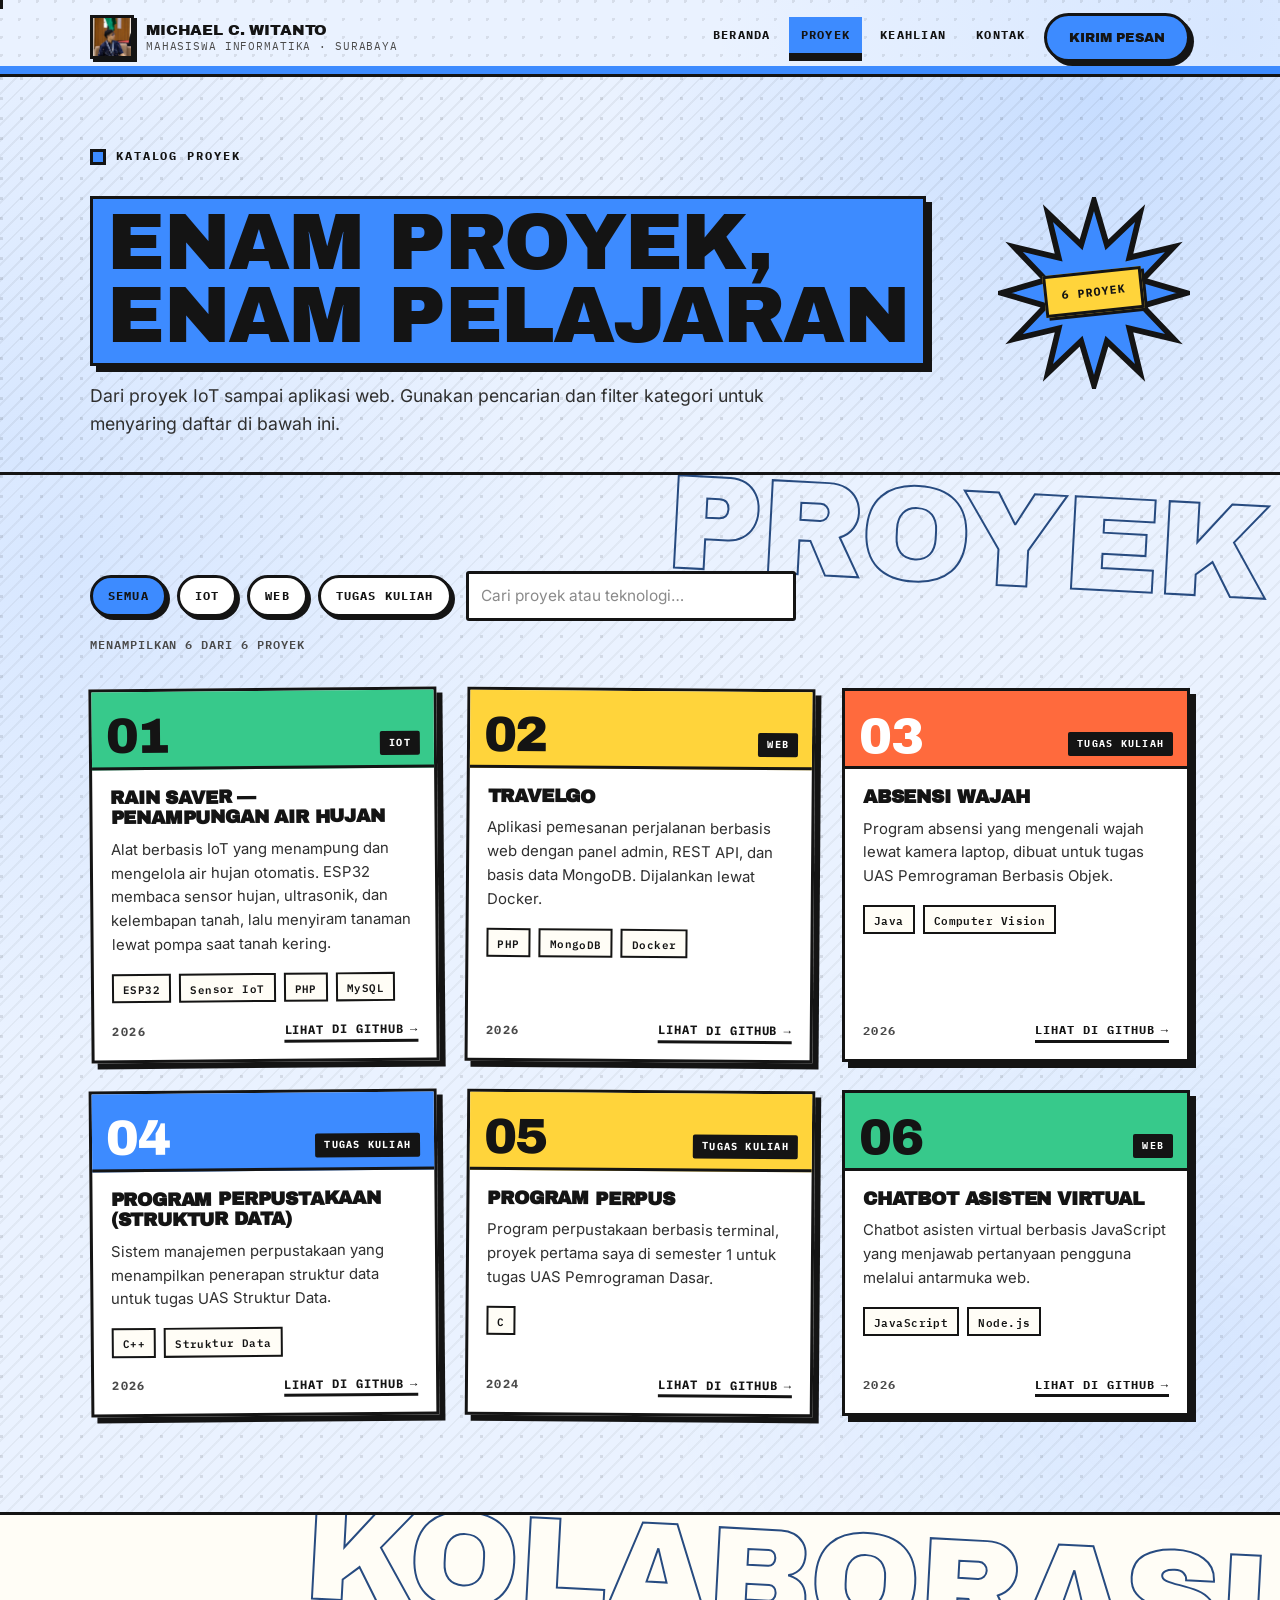
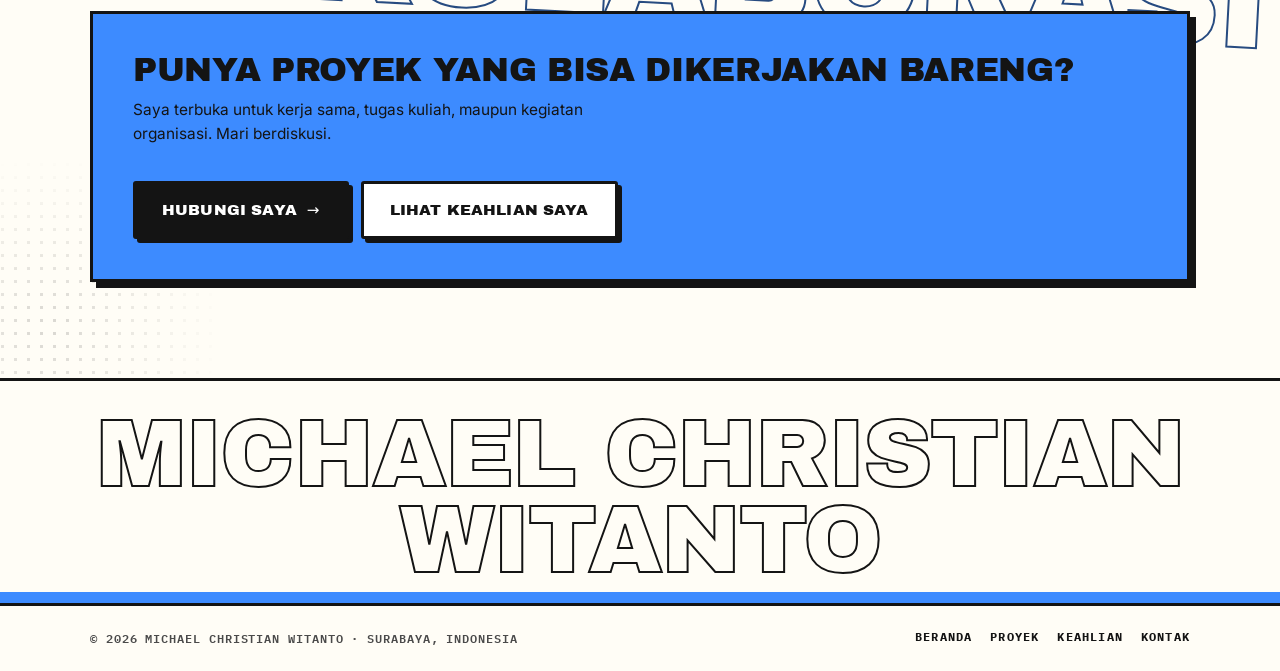
<file: proyek.html>
<!DOCTYPE html>
<html lang="id">
<head>
<meta charset="utf-8">
<meta name="viewport" content="width=device-width, initial-scale=1">
<title>Proyek — Michael Christian Witanto</title>
<meta name="description" content="Katalog enam proyek Michael Christian Witanto: sistem IoT penampungan air hujan, aplikasi web TravelGo, absensi wajah, program perpustakaan, dan chatbot. Lengkap dengan pencarian dan filter kategori.">
<meta name="author" content="Michael Christian Witanto">
<link rel="stylesheet" href="assets/css/style.css">
</head>
<body class="page-proyek">
<a class="skip-link" href="#konten">Lewati ke konten utama</a>

<!-- Elemen interaktif global -->
<div class="scroll-progress" aria-hidden="true"><span id="scroll-progress"></span></div>
<div class="cursor-dot" id="cursor-dot" aria-hidden="true"></div>
<div class="cursor-ring" id="cursor-ring" aria-hidden="true"></div>

<!-- Bentuk melayang di latar belakang -->
<div class="bg-shapes" aria-hidden="true">
  <span class="shape shape-a"><svg viewBox="0 0 100 100" fill="none" stroke="currentColor" stroke-width="9" stroke-linecap="round" focusable="false"><path d="M50 12v76M18 31l64 38M82 31L18 69"/></svg></span>
  <span class="shape shape-b"><svg viewBox="0 0 100 100" fill="none" stroke="currentColor" stroke-width="8" focusable="false"><circle cx="50" cy="50" r="36"/></svg></span>
  <span class="shape shape-c"><svg viewBox="0 0 100 100" fill="none" stroke="currentColor" stroke-width="9" stroke-linecap="round" stroke-linejoin="round" focusable="false"><path d="M8 62 28 34 48 62 68 34 88 62"/></svg></span>
  <span class="shape shape-d"><svg viewBox="0 0 100 100" fill="none" stroke="currentColor" stroke-width="11" stroke-linecap="round" focusable="false"><path d="M50 16v68M16 50h68"/></svg></span>
  <span class="shape shape-e"><svg viewBox="0 0 100 100" focusable="false"><circle cx="50" cy="50" r="33"/></svg></span>
  <span class="shape shape-f"><svg viewBox="0 0 100 100" focusable="false"><polygon points="50.0,2.0 56.7,24.9 74.0,8.4 68.4,31.6 91.6,26.0 75.1,43.3 98.0,50.0 75.1,56.7 91.6,74.0 68.4,68.4 74.0,91.6 56.7,75.1 50.0,98.0 43.3,75.1 26.0,91.6 31.6,68.4 8.4,74.0 24.9,56.7 2.0,50.0 24.9,43.3 8.4,26.0 31.6,31.6 26.0,8.4 43.3,24.9"/></svg></span>
  <span class="shape shape-g"><svg viewBox="0 0 100 100" fill="none" stroke="currentColor" stroke-width="8" stroke-linecap="round" focusable="false"><path d="M10 58c10-26 20 26 30 0s20 26 30 0"/></svg></span>
</div>

<!-- ============ HEADER ============ -->
<header class="site-header">
  <div class="wrap header-inner">
    <a class="brand" href="index.html">
      <span class="brand-mark" aria-hidden="true"><img class="brand-avatar" src="assets/img/avatar.jpg" width="616" height="616" alt=""></span>
      <span class="brand-text">
        <span class="brand-name">Michael C. Witanto</span>
        <span class="brand-role">Mahasiswa Informatika · Surabaya</span>
      </span>
    </a>

    <nav class="site-nav" id="site-nav" aria-label="Navigasi utama">
      <a href="index.html">Beranda</a>
      <a href="proyek.html" aria-current="page">Proyek</a>
      <a href="keahlian.html">Keahlian</a>
      <a href="kontak.html">Kontak</a>
      <a class="btn btn-pill btn-yellow" href="kontak.html">Kirim pesan</a>
    </nav>

    <button class="nav-toggle" id="nav-toggle" type="button" aria-label="Buka menu navigasi" aria-expanded="false" aria-controls="site-nav">
      <svg viewBox="0 0 24 24" width="26" height="26" fill="none" stroke="currentColor" stroke-width="2.5" stroke-linecap="round" aria-hidden="true" focusable="false"><path d="M3 6h18M3 12h18M3 18h18"/></svg>
    </button>
  </div>
</header>

<main>
  <!-- ============ JUDUL HALAMAN ============ -->
  <section class="page-head" id="konten">
    <div class="wrap page-head-grid">
      <div class="page-head-text">
        <p class="eyebrow" data-reveal><span class="eyebrow-mark" aria-hidden="true"></span>Katalog Proyek</p>
        <h1 class="page-title" data-reveal>Enam proyek,<br>enam pelajaran</h1>
        <p class="page-lead" data-reveal>Dari proyek IoT sampai aplikasi web. Gunakan pencarian dan filter kategori untuk menyaring daftar di bawah ini.</p>
      </div>
      <div class="page-head-decor" aria-hidden="true">
        <span class="burst burst-head"><svg viewBox="0 0 100 100" width="100%" height="100%" focusable="false"><polygon points="50.0,2.0 56.7,24.9 74.0,8.4 68.4,31.6 91.6,26.0 75.1,43.3 98.0,50.0 75.1,56.7 91.6,74.0 68.4,68.4 74.0,91.6 56.7,75.1 50.0,98.0 43.3,75.1 26.0,91.6 31.6,68.4 8.4,74.0 24.9,56.7 2.0,50.0 24.9,43.3 8.4,26.0 31.6,31.6 26.0,8.4 43.3,24.9"/></svg></span>
        <span class="head-sticker">6 Proyek</span>
      </div>
    </div>
  </section>

  <!-- ============ DAFTAR PROYEK ============ -->
  <section class="section projects" id="daftar-proyek">
    <span class="section-word" aria-hidden="true">Proyek</span>
    <div class="wrap">
      <div class="project-tools" data-reveal>
        <div class="filter-chips" role="group" aria-label="Saring proyek berdasarkan kategori">
          <button class="chip is-active" type="button" data-filter="all" aria-pressed="true">Semua</button>
          <button class="chip" type="button" data-filter="iot" aria-pressed="false">IoT</button>
          <button class="chip" type="button" data-filter="web" aria-pressed="false">Web</button>
          <button class="chip" type="button" data-filter="tugas" aria-pressed="false">Tugas Kuliah</button>
        </div>
        <div class="search-box">
          <label class="visually-hidden" for="project-search">Cari proyek</label>
          <input class="field-input search-input" id="project-search" type="search" placeholder="Cari proyek atau teknologi…" autocomplete="off">
        </div>
        <p class="project-count" id="project-count" aria-live="polite">Menampilkan 6 dari 6 proyek</p>
      </div>

      <div class="project-grid">
        <article class="project-card" data-reveal data-category="iot">
          <div class="project-top project-top-mint">
            <span class="project-num">01</span>
            <span class="project-cat">IoT</span>
          </div>
          <div class="project-body">
            <h2 class="project-title">Rain Saver — Penampungan Air Hujan</h2>
            <p class="project-desc">Alat berbasis IoT yang menampung dan mengelola air hujan otomatis. ESP32 membaca sensor hujan, ultrasonik, dan kelembapan tanah, lalu menyiram tanaman lewat pompa saat tanah kering.</p>
            <ul class="tool-list">
              <li>ESP32</li><li>Sensor IoT</li><li>PHP</li><li>MySQL</li>
            </ul>
            <div class="project-foot">
              <span class="project-year">2026</span>
              <a class="project-link" href="https://github.com/mekelll01" target="_blank" rel="noopener">Lihat di GitHub <span aria-hidden="true">→</span></a>
            </div>
          </div>
        </article>

        <article class="project-card" data-reveal data-category="web">
          <div class="project-top">
            <span class="project-num">02</span>
            <span class="project-cat">Web</span>
          </div>
          <div class="project-body">
            <h2 class="project-title">TravelGo</h2>
            <p class="project-desc">Aplikasi pemesanan perjalanan berbasis web dengan panel admin, REST API, dan basis data MongoDB. Dijalankan lewat Docker.</p>
            <ul class="tool-list">
              <li>PHP</li><li>MongoDB</li><li>Docker</li>
            </ul>
            <div class="project-foot">
              <span class="project-year">2026</span>
              <a class="project-link" href="https://github.com/mekelll01/travelgo" target="_blank" rel="noopener">Lihat di GitHub <span aria-hidden="true">→</span></a>
            </div>
          </div>
        </article>

        <article class="project-card" data-reveal data-category="tugas">
          <div class="project-top project-top-coral">
            <span class="project-num">03</span>
            <span class="project-cat">Tugas Kuliah</span>
          </div>
          <div class="project-body">
            <h2 class="project-title">Absensi Wajah</h2>
            <p class="project-desc">Program absensi yang mengenali wajah lewat kamera laptop, dibuat untuk tugas UAS Pemrograman Berbasis Objek.</p>
            <ul class="tool-list">
              <li>Java</li><li>Computer Vision</li>
            </ul>
            <div class="project-foot">
              <span class="project-year">2026</span>
              <a class="project-link" href="https://github.com/mekelll01/uas-pemrogramanberbasisobjek" target="_blank" rel="noopener">Lihat di GitHub <span aria-hidden="true">→</span></a>
            </div>
          </div>
        </article>

        <article class="project-card" data-reveal data-category="tugas">
          <div class="project-top project-top-blue">
            <span class="project-num">04</span>
            <span class="project-cat">Tugas Kuliah</span>
          </div>
          <div class="project-body">
            <h2 class="project-title">Program Perpustakaan (Struktur Data)</h2>
            <p class="project-desc">Sistem manajemen perpustakaan yang menampilkan penerapan struktur data untuk tugas UAS Struktur Data.</p>
            <ul class="tool-list">
              <li>C++</li><li>Struktur Data</li>
            </ul>
            <div class="project-foot">
              <span class="project-year">2026</span>
              <a class="project-link" href="https://github.com/mekelll01/uas-strukturdata" target="_blank" rel="noopener">Lihat di GitHub <span aria-hidden="true">→</span></a>
            </div>
          </div>
        </article>

        <article class="project-card" data-reveal data-category="tugas">
          <div class="project-top">
            <span class="project-num">05</span>
            <span class="project-cat">Tugas Kuliah</span>
          </div>
          <div class="project-body">
            <h2 class="project-title">Program Perpus</h2>
            <p class="project-desc">Program perpustakaan berbasis terminal, proyek pertama saya di semester 1 untuk tugas UAS Pemrograman Dasar.</p>
            <ul class="tool-list">
              <li>C</li>
            </ul>
            <div class="project-foot">
              <span class="project-year">2024</span>
              <a class="project-link" href="https://github.com/mekelll01/programperpus" target="_blank" rel="noopener">Lihat di GitHub <span aria-hidden="true">→</span></a>
            </div>
          </div>
        </article>

        <article class="project-card" data-reveal data-category="web">
          <div class="project-top project-top-mint">
            <span class="project-num">06</span>
            <span class="project-cat">Web</span>
          </div>
          <div class="project-body">
            <h2 class="project-title">Chatbot Asisten Virtual</h2>
            <p class="project-desc">Chatbot asisten virtual berbasis JavaScript yang menjawab pertanyaan pengguna melalui antarmuka web.</p>
            <ul class="tool-list">
              <li>JavaScript</li><li>Node.js</li>
            </ul>
            <div class="project-foot">
              <span class="project-year">2026</span>
              <a class="project-link" href="https://github.com/mekelll01/chatbot-virtual-asisstant" target="_blank" rel="noopener">Lihat di GitHub <span aria-hidden="true">→</span></a>
            </div>
          </div>
        </article>
      </div>
      <div class="project-empty" id="project-empty" hidden>
        <svg viewBox="0 0 24 24" width="44" height="44" fill="none" stroke="currentColor" stroke-width="2" stroke-linecap="round" stroke-linejoin="round" aria-hidden="true" focusable="false"><path d="M3 7a2 2 0 0 1 2-2h4l2 2h8a2 2 0 0 1 2 2v8a2 2 0 0 1-2 2H5a2 2 0 0 1-2-2z"/></svg>
        <p class="project-empty-text">Belum ada proyek yang cocok dengan pencarianmu.</p>
        <button class="btn btn-white btn-sm" type="button" id="reset-filter">Tampilkan semua proyek</button>
      </div>
    </div>
  </section>

  <!-- ============ AJAKAN ============ -->
  <section class="section contact" id="ajakan">
    <span class="section-word" aria-hidden="true">Kolaborasi</span>
    <div class="wrap">
      <div class="cta-card" data-reveal>
        <div>
          <p class="cta-title">Punya proyek yang bisa dikerjakan bareng?</p>
          <p class="cta-text">Saya terbuka untuk kerja sama, tugas kuliah, maupun kegiatan organisasi. Mari berdiskusi.</p>
        </div>
        <div class="cta-actions">
          <a class="btn btn-ink" href="kontak.html">Hubungi saya <span aria-hidden="true">→</span></a>
          <a class="btn btn-white" href="keahlian.html">Lihat keahlian saya</a>
        </div>
      </div>
    </div>
  </section>
</main>

<!-- ============ FOOTER ============ -->
<footer class="site-footer">
  <div class="footer-giant" aria-hidden="true"><span>Michael Christian Witanto</span></div>
  <div class="footer-strip" aria-hidden="true"></div>
  <div class="wrap footer-inner">
    <p class="footer-note">© 2026 Michael Christian Witanto · Surabaya, Indonesia</p>
    <nav class="footer-nav" aria-label="Navigasi footer">
      <a href="index.html">Beranda</a>
      <a href="proyek.html">Proyek</a>
      <a href="keahlian.html">Keahlian</a>
      <a href="kontak.html">Kontak</a>
    </nav>
  </div>
</footer>

<a class="to-top" id="to-top" href="#konten" aria-label="Kembali ke bagian atas halaman">
  <svg viewBox="0 0 24 24" width="24" height="24" fill="none" stroke="currentColor" stroke-width="3" stroke-linecap="round" stroke-linejoin="round" aria-hidden="true" focusable="false"><path d="M12 19V5M5 12l7-7 7 7"/></svg>
</a>

<div class="toast" id="toast" role="status" aria-live="polite" hidden></div>

<script src="assets/js/site.js"></script>
</body>
</html>
</file>
<file: assets/css/style.css>
@font-face {
  font-family: 'Archivo Black';
  src: url(../fonts/archivo-black-400.woff2) format('woff2');
  font-weight: 400;
  font-style: normal;
  font-display: swap;
}

@font-face {
  font-family: 'Inter';
  src: url(../fonts/inter-400.woff2) format('woff2');
  font-weight: 400;
  font-style: normal;
  font-display: swap;
}

@font-face {
  font-family: 'Inter';
  src: url(../fonts/inter-500.woff2) format('woff2');
  font-weight: 500;
  font-style: normal;
  font-display: swap;
}

@font-face {
  font-family: 'Inter';
  src: url(../fonts/inter-600.woff2) format('woff2');
  font-weight: 600;
  font-style: normal;
  font-display: swap;
}

@font-face {
  font-family: 'Inter';
  src: url(../fonts/inter-700.woff2) format('woff2');
  font-weight: 700;
  font-style: normal;
  font-display: swap;
}

@font-face {
  font-family: 'IBM Plex Mono';
  src: url(../fonts/plexmono-400.woff2) format('woff2');
  font-weight: 400;
  font-style: normal;
  font-display: swap;
}

@font-face {
  font-family: 'IBM Plex Mono';
  src: url(../fonts/plexmono-500.woff2) format('woff2');
  font-weight: 500;
  font-style: normal;
  font-display: swap;
}

@font-face {
  font-family: 'IBM Plex Mono';
  src: url(../fonts/plexmono-600.woff2) format('woff2');
  font-weight: 600;
  font-style: normal;
  font-display: swap;
}

@font-face {
  font-family: 'IBM Plex Mono';
  src: url(../fonts/plexmono-700.woff2) format('woff2');
  font-weight: 700;
  font-style: normal;
  font-display: swap;
}

:root {

  --bg: #FFFDF6;
  --ink: #141414;
  --paper: #FFFFFF;
  --yellow: #FFD43B;
  --blue: #3D8BFF;
  --coral: #FF6A3D;
  --mint: #37C98B;
  --line: #141414;

  --yellow-d: #F2BE12;
  --blue-d: #2A72E0;
  --coral-d: #E2552B;
  --mint-d: #157347;
  --danger: #B23A12;

  --shadow-card: 6px 6px 0 var(--ink);
  --shadow-card-h: 9px 9px 0 var(--ink);
  --shadow-btn: 4px 4px 0 var(--ink);
  --shadow-btn-h: 7px 7px 0 var(--ink);
  --shadow-btn-down: 1px 1px 0 var(--ink);
  --shadow-sm: 3px 3px 0 var(--ink);

  --font-display: 'Archivo Black', 'Arial Black', system-ui, sans-serif;
  --font-body: 'Inter', system-ui, -apple-system, 'Segoe UI', sans-serif;
  --font-mono: 'IBM Plex Mono', ui-monospace, 'Courier New', monospace;

  --wrap: 1180px;
  --gutter: clamp(18px, 4vw, 40px);
  --header-h: 74px;
}

*,
*::before,
*::after { box-sizing: border-box; }

html {
  scroll-behavior: smooth;
  -webkit-text-size-adjust: 100%;
}

body {
  margin: 0;
  overflow-x: clip;
  background: var(--bg);
  color: var(--ink);
  font-family: var(--font-body);
  font-size: 16px;
  line-height: 1.6;
  font-weight: 400;
}

img { max-width: 100%; display: block; }

h1, h2, h3, h4, p, ul, ol, figure, fieldset {
  margin: 0;
  padding: 0;
}

ul, ol { list-style: none; }

a {
  color: inherit;
  text-decoration: none;
}

button, input, textarea {
  font: inherit;
  color: inherit;
}

::selection {
  background: var(--yellow);
  color: var(--ink);
}

:focus-visible {
  outline: 3px solid var(--ink);
  outline-offset: 3px;
  border-radius: 2px;
}

.skip-link {
  position: absolute;
  left: 12px;
  top: -60px;
  z-index: 200;
  padding: 10px 16px;
  background: var(--yellow);
  border: 3px solid var(--ink);
  box-shadow: var(--shadow-sm);
  font-family: var(--font-mono);
  font-weight: 700;
  font-size: .78rem;
  letter-spacing: .1em;
  text-transform: uppercase;
  transition: top .2s ease;
}

.skip-link:focus { top: 12px; }

section[id] { scroll-margin-top: calc(var(--header-h) + 14px); }

.wrap {
  width: 100%;
  max-width: var(--wrap);
  margin-inline: auto;
  padding-inline: var(--gutter);
}

.eyebrow {
  display: flex;
  align-items: center;
  gap: 10px;
  margin-bottom: 18px;
  font-family: var(--font-mono);
  font-size: .74rem;
  font-weight: 700;
  letter-spacing: .16em;
  text-transform: uppercase;
}

.eyebrow-mark {
  width: 16px;
  height: 16px;
  flex: 0 0 auto;
  background: var(--coral);
  border: 3px solid var(--ink);
}

.section {
  padding-block: clamp(56px, 8vw, 96px);
}

.section-head { margin-bottom: clamp(28px, 4vw, 48px); }

.section-title {
  font-family: var(--font-display);
  font-weight: 400;
  font-size: clamp(2rem, 5.4vw, 3.4rem);
  line-height: .95;
  letter-spacing: -.01em;
  text-transform: uppercase;
}

.section-sub {
  max-width: 56ch;
  margin-top: 16px;
  font-size: 1rem;
  color: #3a3a3a;
}

.hl-inline {
  display: inline-block;
  padding: 0 .14em;
  background: var(--yellow);
  border: 3px solid var(--ink);
  box-shadow: var(--shadow-sm);
  transform: rotate(-1deg);
}

.btn {
  --btn-bg: var(--paper);
  --btn-fg: var(--ink);
  display: inline-flex;
  align-items: center;
  justify-content: center;
  gap: 10px;
  padding: 14px 26px;
  background: var(--btn-bg);
  color: var(--btn-fg);
  border: 3px solid var(--ink);
  border-radius: 3px;
  box-shadow: var(--shadow-btn);
  font-family: var(--font-display);
  font-size: .95rem;
  letter-spacing: .01em;
  text-transform: uppercase;
  cursor: pointer;
  transition: transform .14s ease, box-shadow .14s ease, background-color .14s ease;
}

.btn:hover {
  transform: translate(-3px, -3px);
  box-shadow: var(--shadow-btn-h);
}

.btn:active {
  transform: translate(3px, 3px);
  box-shadow: var(--shadow-btn-down);
}

.btn-yellow { --btn-bg: var(--yellow); }
.btn-white { --btn-bg: var(--paper); }

.btn-pill { border-radius: 999px; padding: 11px 22px; font-size: .82rem; }

.btn-block { width: 100%; }

.site-header {
  position: sticky;
  top: 0;
  z-index: 100;
  background: var(--bg);
  border-bottom: 3px solid var(--ink);
}

.header-inner {
  display: flex;
  align-items: center;
  justify-content: space-between;
  gap: 20px;
  min-height: var(--header-h);
}

.brand {
  display: flex;
  align-items: center;
  gap: 12px;
}

.brand-mark {
  display: grid;
  place-items: center;
  width: 44px;
  height: 44px;
  background: var(--yellow);
  color: var(--ink);
  border: 3px solid var(--ink);
  box-shadow: var(--shadow-sm);
  font-family: var(--font-display);
  font-size: 1.55rem;
  line-height: 1;
  letter-spacing: 0;
  text-transform: uppercase;
  overflow: hidden;
  transition: transform .14s ease, box-shadow .14s ease;
}

.brand-avatar {
  width: 100%;
  height: 100%;
  object-fit: cover;
  object-position: 50% 22%;
  display: block;
}

.brand:hover .brand-mark {
  transform: translate(-2px, -2px);
  box-shadow: 5px 5px 0 var(--ink);
}

.brand-text { display: flex; flex-direction: column; line-height: 1.25; }

.brand-name {
  font-family: var(--font-display);
  font-size: .95rem;
  text-transform: uppercase;
  letter-spacing: -.01em;
}

.brand-role {
  font-family: var(--font-mono);
  font-size: .68rem;
  letter-spacing: .08em;
  text-transform: uppercase;
  color: #4a4a4a;
}

.site-nav {
  display: flex;
  align-items: center;
  gap: 6px;
}

.site-nav > a:not(.btn) {
  padding: 8px 12px;
  font-family: var(--font-mono);
  font-size: .78rem;
  font-weight: 700;
  letter-spacing: .1em;
  text-transform: uppercase;
  border-bottom: 3px solid transparent;
  transition: background-color .14s ease, box-shadow .14s ease;
}

.site-nav > a:not(.btn):hover {
  background: var(--yellow);
  box-shadow: 0 4px 0 var(--ink);
  border-bottom-color: var(--ink);
}

.nav-toggle {
  display: none;
  align-items: center;
  justify-content: center;
  width: 46px;
  height: 46px;
  background: var(--paper);
  border: 3px solid var(--ink);
  border-radius: 3px;
  box-shadow: var(--shadow-sm);
  cursor: pointer;
  transition: transform .14s ease, box-shadow .14s ease;
}

.nav-toggle:hover {
  transform: translate(-2px, -2px);
  box-shadow: 5px 5px 0 var(--ink);
}

.nav-toggle:active {
  transform: translate(2px, 2px);
  box-shadow: 1px 1px 0 var(--ink);
}

.hero {
  position: relative;
  padding-block: clamp(44px, 6vw, 86px) clamp(48px, 6vw, 80px);
}

.hero::before {
  content: "";
  position: absolute;
  inset: 0;
  background-image: radial-gradient(var(--line) 1.2px, transparent 1.2px);
  background-size: 22px 22px;
  opacity: .12;
  pointer-events: none;
}

.hero-grid {
  position: relative;
  z-index: 1;
  display: grid;
  grid-template-columns: minmax(0, 1.08fr) minmax(0, .92fr);
  gap: clamp(28px, 5vw, 60px);
  align-items: center;
}

.hero-copy { min-width: 0; }

.hero-title {
  margin: 0 0 22px;
  font-family: var(--font-display);
  font-weight: 400;
  font-size: clamp(2.6rem, 9vw, 6rem);
  line-height: .95;
  letter-spacing: -.01em;
  text-transform: uppercase;
}

.hero-line { display: block; }

.hero-title .hl {
  display: inline-block;
  padding: 0 .13em;
  background: var(--yellow);
  border: 3px solid var(--ink);
  box-shadow: var(--shadow-sm);
  transform: rotate(-1deg);
}

.hero-role {
  font-family: var(--font-mono);
  font-size: .8rem;
  font-weight: 700;
  letter-spacing: .12em;
  text-transform: uppercase;
}

.hero-role span { color: var(--coral); padding-inline: 4px; }

.hero-tagline {
  max-width: 42ch;
  margin-top: 14px;
  font-size: clamp(1.02rem, 1.6vw, 1.2rem);
  font-weight: 500;
}

.hero-actions {
  display: flex;
  flex-wrap: wrap;
  gap: 14px;
  margin-top: 28px;
}

.sticker {
  display: inline-block;
  margin-top: 30px;
  padding: 9px 16px;
  background: var(--yellow);
  border: 3px solid var(--ink);
  border-radius: 2px;
  box-shadow: var(--shadow-sm);
  transform: rotate(-6deg);
  font-family: var(--font-mono);
  font-size: .74rem;
  font-weight: 700;
  letter-spacing: .12em;
  text-transform: uppercase;
  transition: transform .16s ease, box-shadow .16s ease;
}

.sticker:hover {
  transform: rotate(-6deg) translate(-2px, -2px);
  box-shadow: 6px 6px 0 var(--ink);
}

.hero-visual { min-width: 0; }

.photo-card {
  position: relative;
  background: var(--paper);
  border: 3px solid var(--ink);
  box-shadow: var(--shadow-card);
  padding: 10px;
  transition: transform .16s ease, box-shadow .16s ease;
}

.photo-card:hover {
  transform: translate(-4px, -4px);
  box-shadow: var(--shadow-card-h);
}

.photo {
  width: 100%;
  height: auto;
  aspect-ratio: 4 / 5;
  object-fit: cover;
  object-position: center 20%;
  border: 3px solid var(--ink);
}

.photo-badge {
  position: absolute;
  left: -16px;
  bottom: -20px;
  z-index: 3;
  padding: 9px 16px;
  background: var(--mint);
  border: 3px solid var(--ink);
  box-shadow: var(--shadow-sm);
  transform: rotate(-5deg);
  font-family: var(--font-display);
  font-size: .95rem;
  font-weight: 800;
  letter-spacing: .02em;
  text-transform: uppercase;
  white-space: nowrap;
  transition: transform .16s ease, box-shadow .16s ease;
}

.photo-card:hover .photo-badge {
  transform: rotate(-5deg) translate(-2px, -2px);
  box-shadow: 6px 6px 0 var(--ink);
}

.hero-chips {
  display: grid;
  grid-template-columns: repeat(3, 1fr);
  gap: 12px;
  margin-top: 26px;
}

.hero-chips li {
  display: flex;
  flex-direction: column;
  align-items: center;
  gap: 2px;
  padding: 10px 6px;
  background: var(--paper);
  border: 3px solid var(--ink);
  box-shadow: var(--shadow-sm);
}

.hero-chips strong {
  font-family: var(--font-display);
  font-size: 1.35rem;
  line-height: 1;
}

.hero-chips span {
  font-family: var(--font-mono);
  font-size: .64rem;
  font-weight: 700;
  letter-spacing: .12em;
  text-transform: uppercase;
  color: #4a4a4a;
}

.marquee {
  overflow: hidden;
  background: var(--yellow);
  border-top: 3px solid var(--ink);
  border-bottom: 3px solid var(--ink);
}

.marquee-track {
  display: flex;
  width: max-content;
  animation: marquee-scroll 22s linear infinite;
}

.marquee-group {
  display: flex;
  align-items: center;
  flex: 0 0 auto;
  gap: 22px;
  padding: 14px 22px 14px 0;
}

.marquee-group span {
  font-family: var(--font-display);
  font-size: clamp(1.1rem, 2.2vw, 1.35rem);
  text-transform: uppercase;
  letter-spacing: -.01em;
  white-space: nowrap;
}

.marquee-star { color: var(--coral); }

@keyframes marquee-scroll {
  from { transform: translateX(0); }
  to { transform: translateX(-50%); }
}

.stats { padding-block: clamp(38px, 5vw, 60px); }

.stats-grid {
  display: grid;
  grid-template-columns: repeat(4, 1fr);
  gap: clamp(12px, 2vw, 22px);
}

.stat {
  display: flex;
  flex-direction: column;
  align-items: center;
  justify-content: center;
  gap: 6px;
  padding: 26px 14px;
  border: 3px solid var(--ink);
  box-shadow: var(--shadow-card);
  text-align: center;
  transition: transform .16s ease, box-shadow .16s ease;
}

.stat:hover {
  transform: translate(-3px, -3px);
  box-shadow: var(--shadow-card-h);
}

.stat-yellow { background: var(--yellow); }
.stat-blue { background: var(--blue); }
.stat-coral { background: var(--coral); }
.stat-mint { background: var(--mint); }

.stat-num {
  font-family: var(--font-display);
  font-size: clamp(2.1rem, 5vw, 3.1rem);
  line-height: 1;
  letter-spacing: -.02em;
}

.stat-label {
  font-family: var(--font-mono);
  font-size: .7rem;
  font-weight: 700;
  letter-spacing: .14em;
  text-transform: uppercase;
}

.about { background: var(--paper); border-block: 3px solid var(--ink); }

.about-grid {
  display: grid;
  grid-template-columns: minmax(0, .95fr) minmax(0, 1.05fr);
  gap: clamp(28px, 5vw, 62px);
  align-items: start;
}

.about-card {
  margin-top: 28px;
  padding: 20px 22px;
  background: var(--yellow);
  border: 3px solid var(--ink);
  box-shadow: var(--shadow-sm);
}

.about-quote {
  font-family: var(--font-display);
  font-size: 1.06rem;
  line-height: 1.2;
  text-transform: uppercase;
  letter-spacing: -.01em;
}

.about-sign {
  display: block;
  margin-top: 12px;
  font-family: var(--font-mono);
  font-size: .72rem;
  font-weight: 700;
  letter-spacing: .1em;
  text-transform: uppercase;
}

.about-body p + p { margin-top: 18px; }

.about-body p {
  font-size: 1.02rem;
  line-height: 1.75;
  color: #242424;
}

.about-list {
  display: flex;
  flex-wrap: wrap;
  gap: 10px;
  margin-top: 26px;
}

.about-list li {
  padding: 8px 14px;
  background: var(--bg);
  border: 3px solid var(--ink);
  box-shadow: var(--shadow-sm);
  font-family: var(--font-mono);
  font-size: .72rem;
  font-weight: 700;
  letter-spacing: .1em;
  text-transform: uppercase;
}

.project-grid {
  display: grid;
  grid-template-columns: repeat(auto-fill, minmax(290px, 1fr));
  gap: clamp(18px, 2.4vw, 28px);
}

.project-card {
  display: flex;
  flex-direction: column;
  background: var(--paper);
  border: 3px solid var(--ink);
  box-shadow: var(--shadow-card);
  transition: transform .16s ease, box-shadow .16s ease;
}

.project-card:hover {
  transform: translate(-4px, -4px);
  box-shadow: var(--shadow-card-h);
}

.project-top {
  position: relative;
  display: flex;
  align-items: flex-end;
  justify-content: space-between;
  gap: 12px;
  height: 78px;
  padding: 10px 14px;
  background: var(--yellow);
  border-bottom: 3px solid var(--ink);
  overflow: hidden;
}

.project-top-blue { background: var(--blue); }
.project-top-coral { background: var(--coral); }
.project-top-mint { background: var(--mint); }

.project-num {
  font-family: var(--font-display);
  font-size: 3.1rem;
  line-height: .82;
  letter-spacing: -.03em;
}

.project-top-blue .project-num,
.project-top-coral .project-num { color: var(--paper); }

.project-cat {
  padding: 4px 9px;
  background: var(--ink);
  color: var(--paper);
  border-radius: 2px;
  font-family: var(--font-mono);
  font-size: .64rem;
  font-weight: 700;
  letter-spacing: .12em;
  text-transform: uppercase;
  white-space: nowrap;
}

.project-body {
  display: flex;
  flex-direction: column;
  flex: 1;
  padding: 18px 18px 16px;
}

.project-title {
  font-family: var(--font-display);
  font-size: 1.16rem;
  line-height: 1.1;
  letter-spacing: -.01em;
  text-transform: uppercase;
}

.project-desc {
  margin-top: 10px;
  font-size: .93rem;
  line-height: 1.6;
  color: #2f2f2f;
}

.tool-list {
  display: flex;
  flex-wrap: wrap;
  gap: 8px;
  margin-top: 16px;
}

.tool-list li {
  padding: 4px 9px;
  background: var(--bg);
  border: 2px solid var(--ink);
  font-family: var(--font-mono);
  font-size: .68rem;
  font-weight: 600;
  letter-spacing: .04em;
}

.project-foot {
  display: flex;
  align-items: center;
  justify-content: space-between;
  gap: 12px;
  margin-top: auto;
  padding-top: 18px;
}

.project-year {
  font-family: var(--font-mono);
  font-size: .74rem;
  font-weight: 700;
  letter-spacing: .12em;
  color: #4a4a4a;
}

.project-link {
  display: inline-flex;
  align-items: center;
  gap: 6px;
  font-family: var(--font-mono);
  font-size: .76rem;
  font-weight: 700;
  letter-spacing: .08em;
  text-transform: uppercase;
  border-bottom: 3px solid var(--ink);
  transition: background-color .14s ease, gap .14s ease;
}

.project-link:hover {
  background: var(--yellow);
  gap: 10px;
}

.skills { background: var(--bg); border-top: 3px solid var(--ink); }

.skill-list {
  display: grid;
  gap: 16px;
  max-width: 900px;
}

.skill {
  display: grid;
  grid-template-columns: 170px minmax(0, 1fr);
  align-items: center;
  gap: 16px;
}

.skill-name {
  font-family: var(--font-display);
  font-size: .96rem;
  text-transform: uppercase;
  letter-spacing: -.01em;
}

.skill-track {
  position: relative;
  display: block;
  height: 34px;
  background: var(--paper);
  border: 3px solid var(--ink);
}

.skill-fill {
  position: absolute;
  inset: 0 auto 0 0;
  width: var(--w);
  background: var(--yellow);
  background-image: repeating-linear-gradient(45deg, rgba(0, 0, 0, .10) 0 6px, transparent 6px 12px);
  border-right: 3px solid var(--ink);
}

.skill:nth-child(4n + 2) .skill-fill { background-color: var(--blue); }
.skill:nth-child(4n + 3) .skill-fill { background-color: var(--coral); }
.skill:nth-child(4n + 4) .skill-fill { background-color: var(--mint); }

.skill-pct {
  position: absolute;
  right: 10px;
  top: 50%;
  transform: translateY(-50%);
  padding: 1px 8px;
  background: var(--ink);
  color: var(--paper);
  font-family: var(--font-mono);
  font-size: .72rem;
  font-weight: 700;
  letter-spacing: .06em;
}

.experience { background: var(--paper); border-top: 3px solid var(--ink); }

.exp-list {
  display: grid;
  gap: 18px;
}

.exp-item {
  display: grid;
  grid-template-columns: 150px minmax(0, 1fr);
  gap: 20px;
  align-items: start;
  padding: 22px;
  background: var(--bg);
  border: 3px solid var(--ink);
  box-shadow: var(--shadow-card);
  transition: transform .16s ease, box-shadow .16s ease;
}

.exp-item:hover {
  transform: translate(-3px, -3px);
  box-shadow: var(--shadow-card-h);
}

.exp-year {
  display: inline-block;
  justify-self: start;
  padding: 6px 12px;
  background: var(--ink);
  color: var(--paper);
  transform: rotate(-2deg);
  font-family: var(--font-mono);
  font-size: .78rem;
  font-weight: 700;
  letter-spacing: .1em;
  white-space: nowrap;
}

.exp-title {
  font-family: var(--font-display);
  font-size: 1.16rem;
  line-height: 1.15;
  letter-spacing: -.01em;
  text-transform: uppercase;
}

.exp-org {
  margin-top: 6px;
  font-family: var(--font-mono);
  font-size: .72rem;
  font-weight: 700;
  letter-spacing: .12em;
  text-transform: uppercase;
  color: var(--coral-d);
}

.exp-desc {
  margin-top: 10px;
  font-size: .95rem;
  color: #2f2f2f;
}

.contact {
  background: var(--bg);
  border-top: 3px solid var(--ink);
}

.contact-grid {
  display: grid;
  grid-template-columns: minmax(0, 1fr) minmax(0, 1.05fr);
  gap: clamp(28px, 5vw, 60px);
  align-items: start;
}

.contact-title {
  font-family: var(--font-display);
  font-size: clamp(2.4rem, 7vw, 4.4rem);
  line-height: .92;
  letter-spacing: -.02em;
  text-transform: uppercase;
}

.contact-sub {
  max-width: 44ch;
  margin-top: 18px;
  font-size: 1rem;
  color: #2f2f2f;
}

.contact-list {
  display: grid;
  gap: 12px;
  margin-top: 28px;
  padding: 20px;
  background: var(--paper);
  border: 3px solid var(--ink);
  box-shadow: var(--shadow-card);
}

.contact-list li {
  display: grid;
  grid-template-columns: 26px 84px minmax(0, 1fr);
  align-items: center;
  gap: 10px;
  padding: 10px 0;
  border-bottom: 2px dashed rgba(20, 20, 20, .28);
}

.contact-list li:last-child { border-bottom: 0; }

.contact-icon {
  display: grid;
  place-items: center;
  width: 30px;
  height: 30px;
  background: var(--yellow);
  border: 2px solid var(--ink);
}

.contact-label {
  font-family: var(--font-mono);
  font-size: .68rem;
  font-weight: 700;
  letter-spacing: .12em;
  text-transform: uppercase;
  color: #4a4a4a;
}

.contact-value {
  font-weight: 600;
  font-size: .95rem;
  word-break: break-word;
}

a.contact-value:hover {
  background: var(--yellow);
  box-shadow: 0 3px 0 var(--ink);
}

.contact-form-wrap {
  padding: clamp(20px, 3vw, 32px);
  background: var(--paper);
  border: 3px solid var(--ink);
  box-shadow: var(--shadow-card);
}

.field + .field { margin-top: 18px; }

.field-label {
  display: block;
  margin-bottom: 8px;
  font-family: var(--font-mono);
  font-size: .72rem;
  font-weight: 700;
  letter-spacing: .12em;
  text-transform: uppercase;
}

.field-input {
  width: 100%;
  padding: 13px 14px;
  background: var(--bg);
  border: 3px solid var(--ink);
  border-radius: 3px;
  font-size: .96rem;
  transition: box-shadow .14s ease, background-color .14s ease;
}

.field-input::placeholder { color: #8a8a8a; }

.field-input:hover { background: var(--paper); }

.field-input:focus {
  outline: none;
  background: var(--paper);
  box-shadow: var(--shadow-btn);
}

.field-textarea { resize: vertical; min-height: 130px; }

.field-input.is-invalid {
  border-color: var(--danger);
  box-shadow: 4px 4px 0 var(--danger);
}

.field-error {
  min-height: 0;
  margin-top: 7px;
  font-family: var(--font-mono);
  font-size: .72rem;
  font-weight: 600;
  letter-spacing: .04em;
  color: var(--danger);
}

.form-status {
  margin-top: 14px;
  font-family: var(--font-mono);
  font-size: .78rem;
  font-weight: 600;
  line-height: 1.5;
  color: var(--danger);
}

.form-status.is-success {
  padding: 12px 14px;
  background: rgba(21, 115, 71, .1);
  border: 2px solid var(--mint-d);
  color: var(--mint-d);
}

.site-footer {
  background: var(--bg);
  border-top: 3px solid var(--ink);
}

.footer-strip {
  height: 14px;
  background: var(--yellow);
  border-bottom: 3px solid var(--ink);
  background-image: repeating-linear-gradient(45deg, rgba(0, 0, 0, .08) 0 8px, transparent 8px 16px);
}

.footer-inner {
  display: flex;
  align-items: center;
  justify-content: space-between;
  flex-wrap: wrap;
  gap: 10px;
  padding-block: 22px;
}

.footer-copy,
.footer-meta {
  font-family: var(--font-mono);
  font-size: .72rem;
  letter-spacing: .08em;
  text-transform: uppercase;
  color: #4a4a4a;
}

.js [data-reveal] {
  opacity: 0;
  transform: translateY(28px);
  transition: opacity .55s ease, transform .55s cubic-bezier(.2, .8, .2, 1);
}

.js [data-reveal].reveal {
  opacity: 1;
  transform: translateY(0);
}

.js .project-card:nth-child(2) .reveal,
.js .project-card:nth-child(2) { transition-delay: .05s; }
.js .project-card:nth-child(3) { transition-delay: .1s; }
.js .project-card:nth-child(4) { transition-delay: .15s; }
.js .project-card:nth-child(5) { transition-delay: .2s; }
.js .project-card:nth-child(6) { transition-delay: .25s; }

.js .skill:nth-child(2) { transition-delay: .05s; }
.js .skill:nth-child(3) { transition-delay: .1s; }
.js .skill:nth-child(4) { transition-delay: .15s; }
.js .skill:nth-child(5) { transition-delay: .2s; }
.js .skill:nth-child(6) { transition-delay: .25s; }
.js .skill:nth-child(7) { transition-delay: .3s; }
.js .skill:nth-child(8) { transition-delay: .35s; }

.js .exp-item:nth-child(2) { transition-delay: .07s; }
.js .exp-item:nth-child(3) { transition-delay: .14s; }

.js .skill-fill {
  width: 0;
  transition: width .9s cubic-bezier(.2, .8, .2, 1);
}

.js .skill.reveal .skill-fill { width: var(--w); }

.no-js [data-reveal] { opacity: 1; transform: none; }

.js [data-reveal].reveal-fallback {
  opacity: 1;
  transform: translateY(0);
  transition: none;
}

@media (prefers-reduced-motion: reduce) {
  html { scroll-behavior: auto; }

  *,
  *::before,
  *::after {
    animation-duration: .001ms !important;
    animation-iteration-count: 1 !important;
    transition-duration: .001ms !important;
  }

  .marquee-track { animation: none; }

  .js [data-reveal] {
    opacity: 1;
    transform: none;
  }

  .js .skill-fill { width: var(--w); }
}

@media (max-width: 1200px) {
  .hero-title { font-size: clamp(2.6rem, 8.4vw, 5rem); }
  .stats-grid { gap: 16px; }
}

@media (max-width: 980px) {
  .hero-grid,
  .about-grid,
  .contact-grid {
    grid-template-columns: minmax(0, 1fr);
  }

  .hero-visual { max-width: 460px; }
  .contact-title { font-size: clamp(2.2rem, 8vw, 3.4rem); }
  .about-card { max-width: 420px; }
}

@media (max-width: 820px) {
  .nav-toggle { display: inline-flex; }

  .site-nav {
    position: absolute;
    left: var(--gutter);
    right: var(--gutter);
    top: calc(var(--header-h) - 3px);
    display: none;
    flex-direction: column;
    align-items: stretch;
    gap: 4px;
    padding: 18px;
    background: var(--paper);
    border: 3px solid var(--ink);
    box-shadow: var(--shadow-card);
  }

  .site-nav.is-open { display: flex; }

  .site-nav > a:not(.btn) {
    padding: 12px 10px;
    font-size: .84rem;
  }

  .site-nav .btn { margin-top: 8px; }
}

@media (max-width: 768px) {
  .stats-grid { grid-template-columns: repeat(2, 1fr); }

  .exp-item {
    grid-template-columns: minmax(0, 1fr);
    gap: 14px;
  }

  .exp-year { justify-self: start; }

  .skill { grid-template-columns: 120px minmax(0, 1fr); gap: 12px; }

  .project-grid { grid-template-columns: repeat(auto-fill, minmax(260px, 1fr)); }

  .footer-inner { flex-direction: column; align-items: flex-start; }
}

@media (max-width: 560px) {
  :root { --header-h: 66px; }

  .brand-role { display: none; }

  .hero-chips { gap: 8px; }
  .hero-chips strong { font-size: 1.15rem; }

  .skill { grid-template-columns: minmax(0, 1fr); gap: 8px; }

  .contact-list li {
    grid-template-columns: 26px minmax(0, 1fr);
    gap: 4px 10px;
  }

  .contact-list li .contact-value { grid-column: 2; }

  .hero-actions .btn { flex: 1 1 100%; }
}

@media (max-width: 420px) {
  .stat { padding: 20px 8px; }
  .stat-label { font-size: .62rem; letter-spacing: .1em; }
  .photo-badge { left: -10px; bottom: -16px; font-size: .8rem; padding: 7px 12px; }
  .brand-name { font-size: .82rem; }
}

.scroll-progress {
  position: fixed;
  inset: 0 0 auto 0;
  height: 9px;
  z-index: 160;
  background: transparent;
  pointer-events: none;
}

.scroll-progress span {
  display: block;
  width: 0;
  height: 100%;
  background: var(--yellow);
  border-right: 3px solid var(--ink);
  border-bottom: 3px solid var(--ink);
}

.cursor-dot,
.cursor-ring {
  display: none;
  position: fixed;
  left: 0;
  top: 0;
  z-index: 400;
  pointer-events: none;
}

.has-cursor .cursor-dot,
.has-cursor .cursor-ring { display: block; }

.cursor-dot::before {
  content: "";
  position: absolute;
  left: -8px;
  top: -8px;
  width: 16px;
  height: 16px;
  background: var(--yellow);
  border: 2.5px solid var(--ink);
  transition: transform .16s ease;
}

.cursor-dot.is-hover::before { transform: scale(1.7) rotate(45deg); }

.cursor-ring::before {
  content: "";
  position: absolute;
  left: -22px;
  top: -22px;
  width: 44px;
  height: 44px;
  border: 3px solid var(--ink);
  opacity: .5;
  transition: transform .2s ease, opacity .2s ease;
}

.cursor-ring.is-hover::before { transform: scale(.6); opacity: .9; }

.marquee-invert { background: var(--ink); }
.marquee-invert .marquee-group span { color: var(--yellow); }
.marquee-invert .marquee-star { color: var(--coral); }
.marquee-invert .marquee-track { animation-direction: reverse; }

.marquee:hover .marquee-track { animation-play-state: paused; }

@keyframes sticker-wobble {
  0%, 100% { transform: rotate(-6deg); }
  50% { transform: rotate(-1.5deg); }
}

.sticker { animation: sticker-wobble 4.5s ease-in-out infinite; }

.sticker:hover {
  animation-play-state: paused;
  transform: rotate(-6deg) translate(-2px, -2px);
}

.hero-visual { position: relative; }
.hero-visual .photo-card { position: relative; z-index: 1; }

.burst {
  position: absolute;
  z-index: 0;
  pointer-events: none;
}

.burst svg {
  display: block;
  width: 100%;
  height: 100%;
  animation: burst-spin 22s linear infinite;
}

.burst polygon {
  fill: var(--coral);
  stroke: var(--ink);
  stroke-width: 3;
}

.burst-hero {
  top: -30px;
  right: -22px;
  width: clamp(88px, 11vw, 132px);
  height: clamp(88px, 11vw, 132px);
}

@keyframes burst-spin { to { transform: rotate(360deg); } }

.tape {
  position: absolute;
  z-index: 2;
  width: 98px;
  height: 26px;
  background: rgba(255, 212, 59, .88);
  border: 2px solid var(--ink);
  pointer-events: none;
}

.tape-tl { top: -14px; left: -28px; transform: rotate(-28deg); }
.tape-br { bottom: -12px; right: -30px; transform: rotate(-28deg); }

.visually-hidden {
  position: absolute;
  width: 1px;
  height: 1px;
  margin: -1px;
  padding: 0;
  overflow: hidden;
  clip: rect(0 0 0 0);
  white-space: nowrap;
  border: 0;
}

.project-tools {
  display: flex;
  flex-wrap: wrap;
  align-items: center;
  gap: 14px;
  margin-bottom: clamp(22px, 3vw, 34px);
}

.filter-chips {
  display: flex;
  flex-wrap: wrap;
  gap: 10px;
}

.chip {
  padding: 9px 15px;
  background: var(--paper);
  border: 3px solid var(--ink);
  border-radius: 999px;
  box-shadow: var(--shadow-sm);
  font-family: var(--font-mono);
  font-size: .72rem;
  font-weight: 700;
  letter-spacing: .1em;
  text-transform: uppercase;
  cursor: pointer;
  transition: transform .14s ease, box-shadow .14s ease, background-color .14s ease;
}

.chip:hover {
  transform: translate(-2px, -2px);
  box-shadow: 5px 5px 0 var(--ink);
}

.chip:active {
  transform: translate(2px, 2px);
  box-shadow: 1px 1px 0 var(--ink);
}

.chip.is-active { background: var(--yellow); }

.search-box { flex: 1 1 230px; max-width: 330px; }

.search-input {
  padding: 10px 12px;
  background: var(--paper);
}

.project-count {
  width: 100%;
  font-family: var(--font-mono);
  font-size: .74rem;
  font-weight: 600;
  letter-spacing: .08em;
  text-transform: uppercase;
  color: #4a4a4a;
}

.project-card[hidden] { display: none; }

.project-empty {
  display: grid;
  place-items: center;
  gap: 14px;
  padding: 46px 20px;
  background: var(--paper);
  border: 3px dashed var(--ink);
  text-align: center;
}

.project-empty[hidden] { display: none; }

.project-empty-text {
  font-family: var(--font-mono);
  font-size: .85rem;
  font-weight: 600;
}

.project-empty svg { color: #4a4a4a; }

.btn-sm { padding: 10px 18px; font-size: .78rem; }

.js .project-card { --tilt: 0deg; }
.js .project-card:nth-child(3n + 1) { --tilt: -.5deg; }
.js .project-card:nth-child(3n + 2) { --tilt: .45deg; }

.js [data-reveal].project-card { transform: translateY(30px) rotate(var(--tilt, 0deg)); }
.js [data-reveal].project-card.reveal { transform: translateY(0) rotate(var(--tilt, 0deg)); }
.js .project-card.reveal:hover { transform: translate(-4px, -4px) rotate(0deg); }

.skill { transition: transform .16s ease; }
.skill:hover { transform: translateX(6px); }
.js .skill.reveal:hover {
  transform: translateY(0) translateX(6px);
  transition: transform .16s ease;
}

.toast {
  position: fixed;
  right: 20px;
  bottom: 20px;
  z-index: 350;
  max-width: min(340px, calc(100vw - 40px));
  padding: 14px 18px;
  background: var(--yellow);
  border: 3px solid var(--ink);
  box-shadow: var(--shadow-card);
  font-family: var(--font-mono);
  font-size: .78rem;
  font-weight: 700;
  line-height: 1.5;
}

.toast[hidden] { display: none; }

.toast.is-show { animation: toast-in .3s cubic-bezier(.2, .8, .2, 1) both; }

.toast-mint { background: var(--mint); }
.toast-coral { background: var(--coral); color: var(--paper); }

@keyframes toast-in {
  from { opacity: 0; transform: translateY(26px) rotate(2deg); }
  to { opacity: 1; transform: translateY(0) rotate(-1deg); }
}

.to-top {
  position: fixed;
  left: 20px;
  bottom: 20px;
  z-index: 340;
  display: grid;
  place-items: center;
  width: 54px;
  height: 54px;
  background: var(--paper);
  border: 3px solid var(--ink);
  box-shadow: var(--shadow-btn);
  opacity: 0;
  visibility: hidden;
  transform: translateY(16px);
  transition: opacity .2s ease, transform .2s ease, visibility .2s, box-shadow .14s ease;
}

.to-top.is-visible {
  opacity: 1;
  visibility: visible;
  transform: translateY(0);
}

.to-top:hover {
  transform: translate(-3px, -3px);
  box-shadow: var(--shadow-btn-h);
}

.copy-btn {
  grid-column: 3;
  justify-self: start;
  margin-top: 8px;
  padding: 5px 12px;
  background: var(--bg);
  border: 2px solid var(--ink);
  font-family: var(--font-mono);
  font-size: .66rem;
  font-weight: 700;
  letter-spacing: .1em;
  text-transform: uppercase;
  cursor: pointer;
  transition: background-color .14s ease, transform .14s ease;
}

.copy-btn:hover {
  background: var(--yellow);
  transform: translate(-2px, -2px);
}

.site-nav > a:not(.btn).is-active {
  background: var(--coral);
  color: var(--paper);
  border-bottom-color: var(--ink);
  box-shadow: 0 4px 0 var(--ink);
}

.footer-giant {
  overflow: hidden;
  padding: 30px var(--gutter) 8px;
  text-align: center;
}

.footer-giant span {
  display: inline-block;
  font-family: var(--font-display);
  font-size: clamp(1.8rem, 8.4vw, 6rem);
  line-height: .9;
  letter-spacing: -.02em;
  text-transform: uppercase;
  color: transparent;
  -webkit-text-stroke: 2px var(--ink);
  transition: color .25s ease;
}

.footer-giant:hover span { color: var(--yellow); }

@supports not (-webkit-text-stroke: 2px #000) {
  .footer-giant span { color: #cec8ba; }
}

@keyframes hero-pop {
  from { opacity: 0; transform: translateY(24px); }
  to { opacity: 1; transform: none; }
}

.js .hero-copy > *,
.js .hero-visual .photo-card,
.js .hero-chips {
  animation: hero-pop .55s cubic-bezier(.2, .8, .2, 1) backwards;
}

.js .hero-copy > *:nth-child(1) { animation-delay: .05s; }
.js .hero-copy > *:nth-child(2) { animation-delay: .12s; }
.js .hero-copy > *:nth-child(3) { animation-delay: .19s; }
.js .hero-copy > *:nth-child(4) { animation-delay: .26s; }
.js .hero-copy > *:nth-child(5) { animation-delay: .33s; }
.js .hero-copy > *:nth-child(6) { animation-delay: .4s; }
.js .hero-visual .photo-card { animation-delay: .22s; }
.js .hero-chips { animation-delay: .38s; }

.js .hero-copy > .sticker {
  animation: sticker-wobble 4.5s ease-in-out infinite .7s;
}

@media (prefers-reduced-motion: reduce) {
  .sticker,
  .burst svg,
  .toast.is-show,
  .js .hero-copy > *,
  .js .hero-visual .photo-card,
  .js .hero-chips { animation: none; }

  .marquee-track { animation: none; }
}

@media (max-width: 820px) {
  .to-top { left: 14px; bottom: 14px; width: 48px; height: 48px; }
  .toast { right: 14px; bottom: 14px; }
}

@media (max-width: 560px) {
  .contact-list li .copy-btn { grid-column: 2; }
  .burst-hero { top: -18px; right: 6px; }
  .tape { width: 74px; }
  .tape-tl { left: -16px; }
  .tape-br { right: -18px; }
  .search-box { max-width: none; }
  .project-tools { gap: 10px; }
}

@media (hover: none) {
  .cursor-dot,
  .cursor-ring { display: none !important; }
}

body {
  background-color: var(--bg);
  background-image:
    radial-gradient(circle at 10% 6%, var(--accent-soft), transparent 36%),
    radial-gradient(circle at 92% 26%, rgba(255, 107, 107, .10), transparent 38%),
    radial-gradient(circle at 14% 78%, rgba(140, 230, 177, .13), transparent 40%),
    radial-gradient(circle at 86% 92%, var(--accent-faint), transparent 36%),
    radial-gradient(circle at 1px 1px, rgba(17, 17, 17, .07) 1.3px, transparent 1.4px);
  background-attachment: fixed, fixed, fixed, fixed, scroll;
  background-repeat: no-repeat, no-repeat, no-repeat, no-repeat, repeat;
  background-size: auto, auto, auto, auto, 26px 26px;
}

body::after {
  content: "";
  position: fixed;
  inset: 0;
  z-index: -1;
  pointer-events: none;
  background-image: url("data:image/svg+xml,%3Csvg xmlns='http://www.w3.org/2000/svg' width='160' height='160'%3E%3Cfilter id='n'%3E%3CfeTurbulence type='fractalNoise' baseFrequency='.9' numOctaves='2'/%3E%3C/filter%3E%3Crect width='160' height='160' filter='url(%23n)' opacity='.05'/%3E%3C/svg%3E");
}

.bg-shapes {
  position: fixed;
  inset: 0;
  z-index: -1;
  pointer-events: none;
}

.shape {
  position: absolute;
  display: block;
}

.shape svg {
  display: block;
  width: 100%;
  height: 100%;
  overflow: visible;
}

.shape-a {
  top: 16vh; left: 3.5vw;
  width: 92px; height: 92px;
  color: var(--ink);
  animation: shape-sway 9s ease-in-out infinite;
}

.shape-b {
  top: 64vh; left: 7vw;
  width: 56px; height: 56px;
  color: rgba(17, 17, 17, .22);
  animation: shape-drift 11s ease-in-out infinite;
}

.shape-c {
  top: 21vh; right: 4vw;
  width: 106px; height: 60px;
  color: var(--coral);
  animation: shape-sway 10s ease-in-out infinite reverse;
}

.shape-d {
  top: 74vh; right: 8vw;
  width: 50px; height: 50px;
  color: var(--blue);
  animation: shape-drift 12s ease-in-out infinite reverse;
}

.shape-e {
  top: 44vh; left: 2.2vw;
  width: 46px; height: 46px;
  animation: shape-drift 13s ease-in-out infinite;
}

.shape-e circle {
  fill: var(--mint);
  stroke: var(--ink);
  stroke-width: 5;
}

.shape-f {
  top: 85vh; right: 3vw;
  width: 76px; height: 76px;
  animation: shape-spin 16s linear infinite;
}

.shape-f polygon {
  fill: var(--coral);
  stroke: var(--ink);
  stroke-width: 3;
}

.shape-g {
  top: 6vh; right: 23vw;
  width: 94px; height: 46px;
  color: rgba(17, 17, 17, .2);
  animation: shape-sway 12s ease-in-out infinite;
}

@keyframes shape-sway {
  0%, 100% { transform: rotate(-7deg) translateY(0); }
  50% { transform: rotate(7deg) translateY(-14px); }
}

@keyframes shape-drift {
  0%, 100% { transform: translateY(0) rotate(-8deg); }
  50% { transform: translateY(16px) rotate(8deg); }
}

@keyframes shape-spin {
  to { transform: rotate(360deg); }
}

.section {
  position: relative;
  overflow: hidden;
}

.section-word {
  position: absolute;
  top: 6px;
  right: 1%;
  z-index: 0;
  font-family: var(--font-display);
  font-size: clamp(2.8rem, 10.5vw, 9rem);
  line-height: .85;
  letter-spacing: -.02em;
  text-transform: uppercase;
  color: transparent;
  -webkit-text-stroke: 2px rgba(17, 17, 17, .09);
  transform: rotate(3deg);
  pointer-events: none;
  user-select: none;
}

.section > .wrap { position: relative; z-index: 1; }

@supports not (-webkit-text-stroke: 2px #000) {
  .section-word { color: rgba(17, 17, 17, .05); }
}

.contact::after {
  content: "";
  position: absolute;
  left: -30px;
  bottom: -30px;
  width: 250px;
  height: 250px;
  background-image: radial-gradient(rgba(17, 17, 17, .16) 1.7px, transparent 1.8px);
  background-size: 13px 13px;
  -webkit-mask-image: radial-gradient(circle at 32% 68%, #000 0%, transparent 72%);
  mask-image: radial-gradient(circle at 32% 68%, #000 0%, transparent 72%);
  pointer-events: none;
}

@media (prefers-reduced-motion: reduce) {
  .shape { animation: none; }
}

@media (max-width: 1024px) {
  .bg-shapes { display: none; }
}

.page-head {
  padding-block: clamp(38px, 5.5vw, 74px) clamp(10px, 2vw, 22px);
}

.page-title {
  margin-top: 12px;
  font-family: var(--font-display);
  font-weight: 400;
  font-size: clamp(2.3rem, 7vw, 5rem);
  line-height: .92;
  letter-spacing: -.02em;
  text-transform: uppercase;
}

.page-lead {
  max-width: 62ch;
  margin-top: 16px;
  font-size: clamp(.98rem, 1.4vw, 1.1rem);
  color: #2f2f2f;
}

.section-lead {
  max-width: 64ch;
  margin-top: 14px;
  font-size: 1rem;
  color: #2f2f2f;
}

.about-more {
  display: flex;
  flex-wrap: wrap;
  gap: 12px;
  margin-top: clamp(26px, 4vw, 42px);
}

.about-meta {
  margin-top: 12px;
  font-family: var(--font-mono);
  font-size: .74rem;
  font-weight: 700;
  letter-spacing: .1em;
  text-transform: uppercase;
  color: #4a4a4a;
}

.tick-list {
  display: grid;
  gap: 10px;
  margin-top: 12px;
}

.tick-list li {
  position: relative;
  padding-left: 28px;
  font-size: .95rem;
  color: #2f2f2f;
}

.tick-list li::before {
  content: "";
  position: absolute;
  left: 0;
  top: .38em;
  width: 14px;
  height: 14px;
  background: var(--yellow);
  border: 2.5px solid var(--ink);
}

.tick-list li:nth-child(2n)::before { background: var(--mint); }
.tick-list li:nth-child(3n)::before { background: var(--coral); }

.cta-card {
  display: flex;
  flex-wrap: wrap;
  align-items: center;
  justify-content: space-between;
  gap: clamp(18px, 3vw, 34px);
  padding: clamp(22px, 3.6vw, 40px);
  background: var(--yellow);
  border: 3px solid var(--ink);
  box-shadow: var(--shadow-card);
}

.cta-title {
  font-family: var(--font-display);
  font-size: clamp(1.3rem, 3.4vw, 2.1rem);
  line-height: 1;
  text-transform: uppercase;
  letter-spacing: -.01em;
}

.cta-text {
  max-width: 46ch;
  margin-top: 10px;
  font-size: .96rem;
}

.cta-actions {
  display: flex;
  flex-wrap: wrap;
  gap: 12px;
}

.btn-ink { --btn-bg: var(--ink); color: var(--paper); }
.btn-ink:hover { color: var(--yellow); }

.skill-val {
  font-family: var(--font-mono);
  font-size: .78rem;
  font-weight: 700;
  letter-spacing: .06em;
}

.exp-when {
  display: flex;
  flex-wrap: wrap;
  gap: 8px;
  align-items: center;
}

.exp-tag {
  padding: 5px 11px;
  background: var(--yellow);
  border: 2.5px solid var(--ink);
  transform: rotate(1.5deg);
  font-family: var(--font-mono);
  font-size: .66rem;
  font-weight: 700;
  letter-spacing: .1em;
  text-transform: uppercase;
  white-space: nowrap;
}

.exp-body { min-width: 0; }

.contact-text {
  max-width: 46ch;
  margin-top: 12px;
  font-size: .95rem;
  color: #2f2f2f;
}

.footer-note {
  font-family: var(--font-mono);
  font-size: .72rem;
  font-weight: 600;
  letter-spacing: .08em;
  text-transform: uppercase;
  color: #4a4a4a;
}

.footer-nav {
  display: flex;
  flex-wrap: wrap;
  gap: 8px 18px;
}

.footer-nav a {
  font-family: var(--font-mono);
  font-size: .74rem;
  font-weight: 700;
  letter-spacing: .1em;
  text-transform: uppercase;
  border-bottom: 2.5px solid transparent;
}

.footer-nav a:hover,
.footer-nav a[aria-current="page"] {
  border-bottom-color: var(--ink);
  background: var(--yellow);
}

.field-area { min-height: 132px; resize: vertical; }

section[id],
.page-head { scroll-margin-top: 92px; }

.contact-info .sticker { margin-top: 22px; }

@media (max-width: 768px) {
  .cta-card { flex-direction: column; align-items: flex-start; }
  .footer-inner { display: grid; gap: 14px; }
}

@media (max-width: 560px) {
  .about-more .btn,
  .cta-actions .btn { width: 100%; justify-content: center; }
}

:root {
  --accent: var(--yellow);
  --page-tint: #FFF6D8;
  --accent-soft: rgba(255, 212, 59, .20);
  --accent-faint: rgba(255, 212, 59, .11);
}
body { --tint: var(--page-tint); }
body.page-proyek {
  --accent: var(--blue);
  --page-tint: #EAF2FF;
  --accent-soft: rgba(61, 139, 255, .20);
  --accent-faint: rgba(61, 139, 255, .11);
}
body.page-keahlian {
  --accent: var(--coral);
  --page-tint: #FFEFE7;
  --accent-soft: rgba(255, 106, 61, .20);
  --accent-faint: rgba(255, 106, 61, .11);
}
body.page-kontak {
  --accent: var(--mint);
  --page-tint: #E6F8F0;
  --accent-soft: rgba(55, 201, 139, .22);
  --accent-faint: rgba(55, 201, 139, .12);
}

.page-title {
  display: inline-block;
  padding: .08em .18em .12em;
  background: var(--accent);
  border: 3px solid var(--ink);
  box-shadow: var(--shadow-card);
}

.site-header {
  background-color: var(--tint);
  background-image:
    radial-gradient(circle at 1px 1px, rgba(17, 17, 17, .09) 1.8px, transparent 2px),
    radial-gradient(circle at 96% 40%, var(--accent-faint), transparent 42%);
  background-size: 18px 18px, auto;
  border-bottom-color: var(--ink);
  box-shadow: inset 0 -8px 0 var(--accent);
}

.brand-mark { background: var(--accent); }

.site-nav > a:not(.btn) {
  border-bottom: 4px solid transparent;
}

.site-nav > a:not(.btn):hover {
  border-bottom-color: var(--accent);
  background: var(--tint);
}

.site-nav > a:not(.btn).is-active,
.site-nav > a:not(.btn)[aria-current="page"] {
  background: var(--accent);
  color: var(--ink);
  border-bottom-color: var(--ink);
  box-shadow: 0 4px 0 var(--ink);
}

.site-nav > a.btn-pill { background: var(--accent); }

.page-head {
  position: relative;
  overflow: hidden;
  background-color: var(--tint);
  background-image:
    radial-gradient(circle at 1px 1px, rgba(17, 17, 17, .11) 2.2px, transparent 2.4px),
    repeating-linear-gradient(135deg, rgba(17, 17, 17, .05) 0 2px, transparent 2px 11px),
    radial-gradient(circle at 86% 6%, var(--accent-soft), transparent 42%),
    radial-gradient(circle at 2% 96%, var(--accent-faint), transparent 38%);
  background-size: 20px 20px, auto, auto, auto;
  border-bottom: 3px solid var(--ink);
  padding-bottom: clamp(20px, 3vw, 34px);
}

.page-head > .wrap { position: relative; z-index: 2; }

.page-head-grid {
  display: grid;
  grid-template-columns: minmax(0, 1fr) auto;
  gap: clamp(20px, 4vw, 58px);
  align-items: center;
}

.page-head-text { min-width: 0; }

.page-head-decor {
  position: relative;
  display: grid;
  place-items: center;
  width: clamp(112px, 15vw, 196px);
  height: clamp(112px, 15vw, 196px);
}

.burst-head {
  position: absolute;
  inset: 0;
  width: 100%;
  height: 100%;
}

.burst-head polygon { fill: var(--accent); }

.head-sticker {
  position: relative;
  z-index: 1;
  padding: 9px 14px;
  background: var(--yellow);
  border: 3px solid var(--ink);
  box-shadow: var(--shadow-sm);
  transform: rotate(-6deg);
  font-family: var(--font-mono);
  font-size: .72rem;
  font-weight: 700;
  letter-spacing: .1em;
  text-transform: uppercase;
  white-space: nowrap;
}

@media (max-width: 860px) {
  .page-head-grid { grid-template-columns: minmax(0, 1fr); }
  .page-head-decor { display: none; }
}

.page-proyek .projects,
.page-keahlian .skills,
.page-kontak .contact {
  background-color: var(--tint);
  background-image:
    radial-gradient(circle at 1px 1px, rgba(17, 17, 17, .10) 2.1px, transparent 2.3px),
    repeating-linear-gradient(135deg, rgba(17, 17, 17, .045) 0 2px, transparent 2px 11px),
    radial-gradient(circle at 94% 84%, var(--accent-faint), transparent 36%),
    radial-gradient(circle at 6% 8%, var(--accent-faint), transparent 32%);
  background-size: 20px 20px, auto, auto, auto;
}

.photo-card { box-shadow: 10px 10px 0 var(--accent); }

.page-keahlian .skill-fill { background-color: var(--accent); }
.page-proyek .chip.is-active { background: var(--accent); }

.page-head .eyebrow-mark { background: var(--accent); }
.page-proyek .section-word,
.page-keahlian .section-word,
.page-kontak .section-word { -webkit-text-stroke-color: color-mix(in srgb, var(--accent) 46%, var(--ink)); }

.cta-card { background: var(--accent); }

.site-footer { border-top: 3px solid var(--ink); }
.footer-strip { background: var(--accent); }

.about-grid .about-card:nth-child(2) { background: var(--paper); }
.about-grid .about-card:nth-child(3) { background: var(--tint); }

@supports not (color: color-mix(in srgb, red 50%, blue)) {
  .section-word { -webkit-text-stroke-color: rgba(17, 17, 17, .12); }
}

.about-wrap {
  display: grid;
  grid-template-columns: minmax(0, 1fr) minmax(0, .9fr);
  gap: clamp(24px, 4vw, 52px);
  align-items: start;
}

.about-copy {
  padding-top: 4px;
}

.about-copy p {
  font-size: 1rem;
  color: #2f2f2f;
}

.about-copy p + p { margin-top: 14px; }

.about-copy strong { color: var(--ink); }

.about-side {
  display: grid;
  gap: 18px;
}

.side-card {
  padding: 22px;
  background: var(--paper);
  border: 3px solid var(--ink);
  box-shadow: var(--shadow-card);
}

.side-card:nth-child(1) { background: var(--yellow); }

.side-title {
  font-family: var(--font-display);
  font-size: 1.02rem;
  line-height: 1.15;
  letter-spacing: -.01em;
  text-transform: uppercase;
  padding-bottom: 10px;
  margin-bottom: 14px;
  border-bottom: 3px solid var(--ink);
}

.fact-list {
  display: grid;
  gap: 0;
}

.fact {
  display: grid;
  grid-template-columns: 96px minmax(0, 1fr);
  gap: 12px;
  align-items: baseline;
  padding: 9px 0;
  border-bottom: 1.5px dashed rgba(20, 20, 20, .3);
}

.fact:last-child { border-bottom: 0; padding-bottom: 0; }

.fact dt {
  font-family: var(--font-mono);
  font-size: .68rem;
  font-weight: 700;
  letter-spacing: .1em;
  text-transform: uppercase;
  color: #4a4a4a;
}

.fact dd {
  font-size: .92rem;
  font-weight: 600;
  line-height: 1.35;
}

.about-grid .about-card { transform: none; }

@media (max-width: 820px) {
  .about-wrap { grid-template-columns: minmax(0, 1fr); }
  .fact { grid-template-columns: 86px minmax(0, 1fr); }
}

.skill-chips {
  display: grid;
  grid-template-columns: repeat(auto-fit, minmax(min(100%, 300px), 1fr));
  gap: 16px;
}

.skill-chip {
  display: flex;
  align-items: flex-start;
  gap: 16px;
  padding: 20px 22px;
  background: var(--paper);
  border: 3px solid var(--ink);
  box-shadow: var(--shadow-card);
  transition: transform .16s ease, box-shadow .16s ease;
}

.skill-chip:hover {
  transform: translate(-3px, -3px);
  box-shadow: var(--shadow-card-h);
}

.skill-chip-icon {
  display: grid;
  place-items: center;
  flex: 0 0 auto;
  width: 48px;
  height: 48px;
  background: var(--accent);
  border: 3px solid var(--ink);
}

.skill-chip-text {
  display: grid;
  gap: 5px;
  min-width: 0;
}

.skill-chip-text strong {
  font-family: var(--font-display);
  font-size: 1.05rem;
  line-height: 1.1;
  letter-spacing: -.01em;
  text-transform: uppercase;
}

.skill-chip-text span {
  font-size: .9rem;
  color: #4a4a4a;
  line-height: 1.4;
}

.skill-chip-a .skill-chip-icon { background: var(--blue); }
.skill-chip-b .skill-chip-icon { background: var(--coral); }
.skill-chip-c .skill-chip-icon { background: var(--yellow); }
.skill-chip-d .skill-chip-icon { background: var(--mint); }
.skill-chip-e .skill-chip-icon { background: var(--yellow); }
.skill-chip-f .skill-chip-icon { background: var(--blue); }

.js .skill-chip:nth-child(2) { transition-delay: .05s; }
.js .skill-chip:nth-child(3) { transition-delay: .1s; }
.js .skill-chip:nth-child(4) { transition-delay: .15s; }
.js .skill-chip:nth-child(5) { transition-delay: .2s; }
.js .skill-chip:nth-child(6) { transition-delay: .25s; }
</file>
